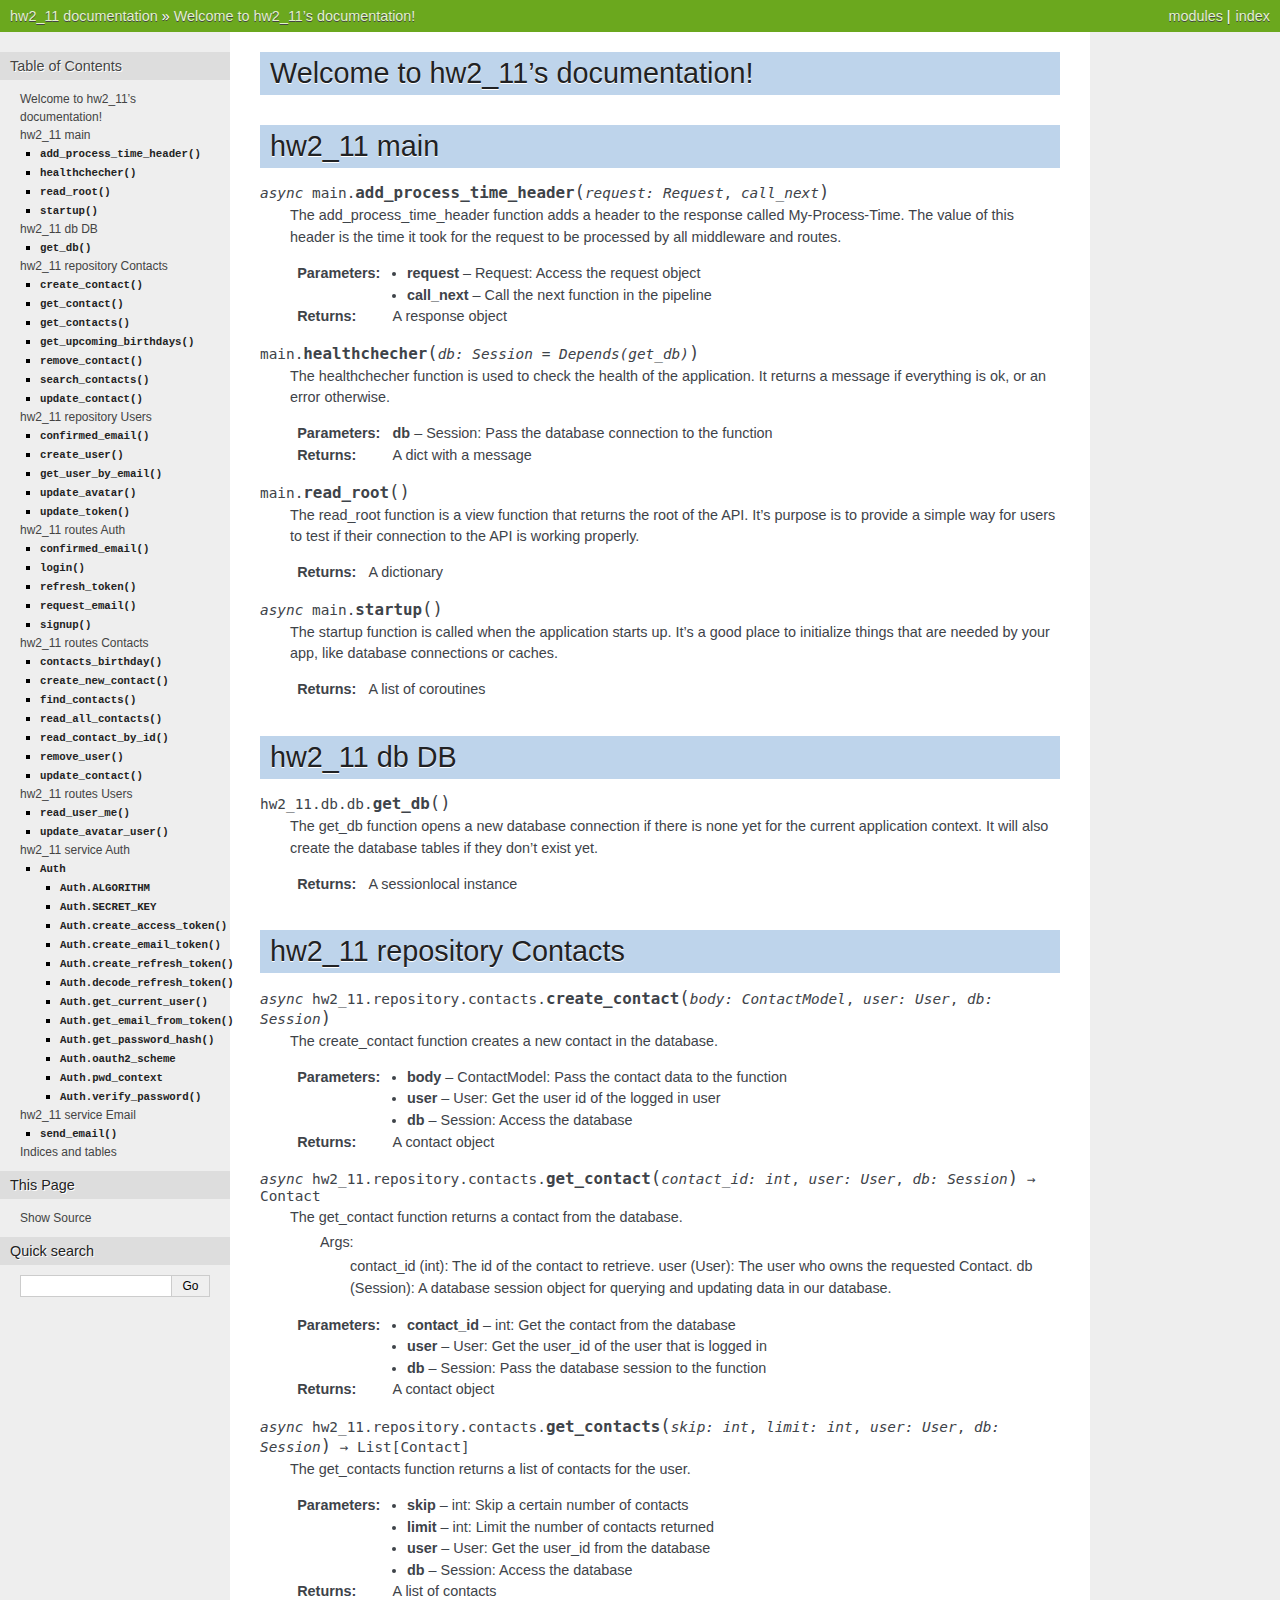
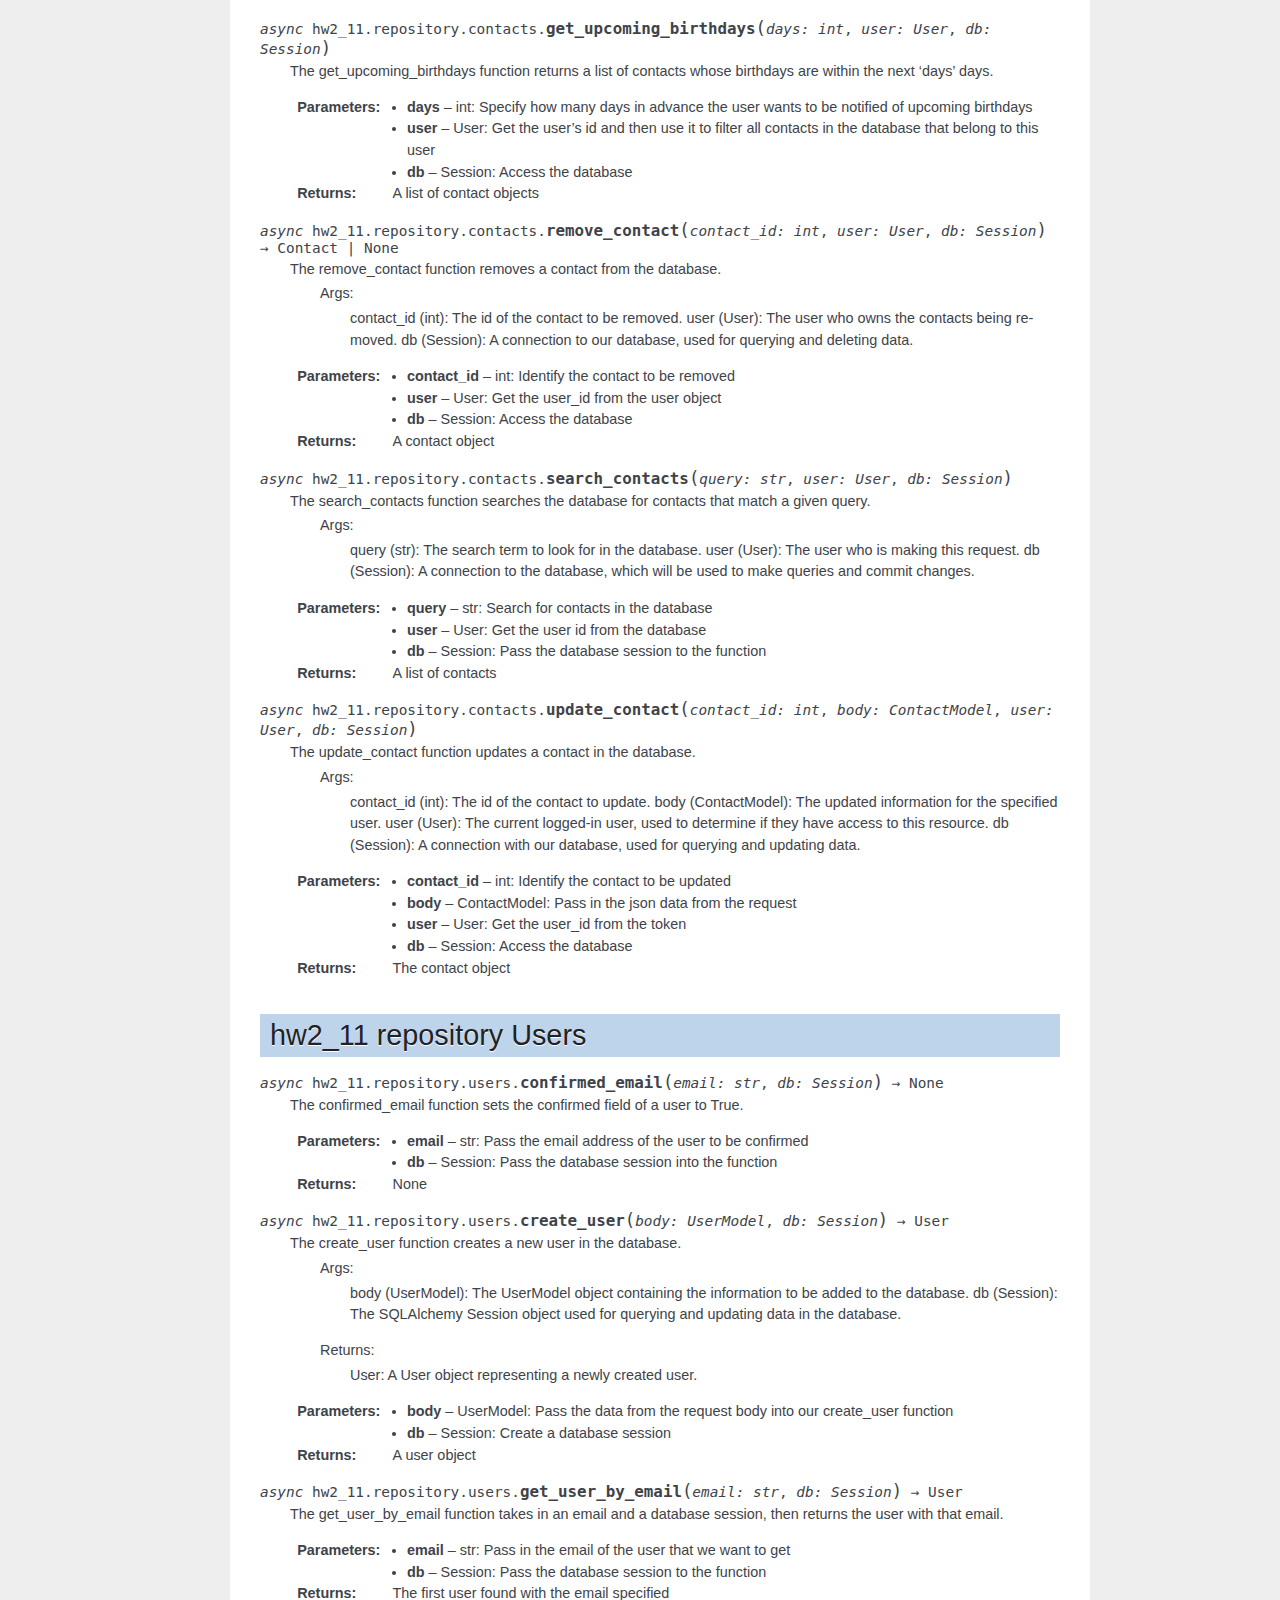
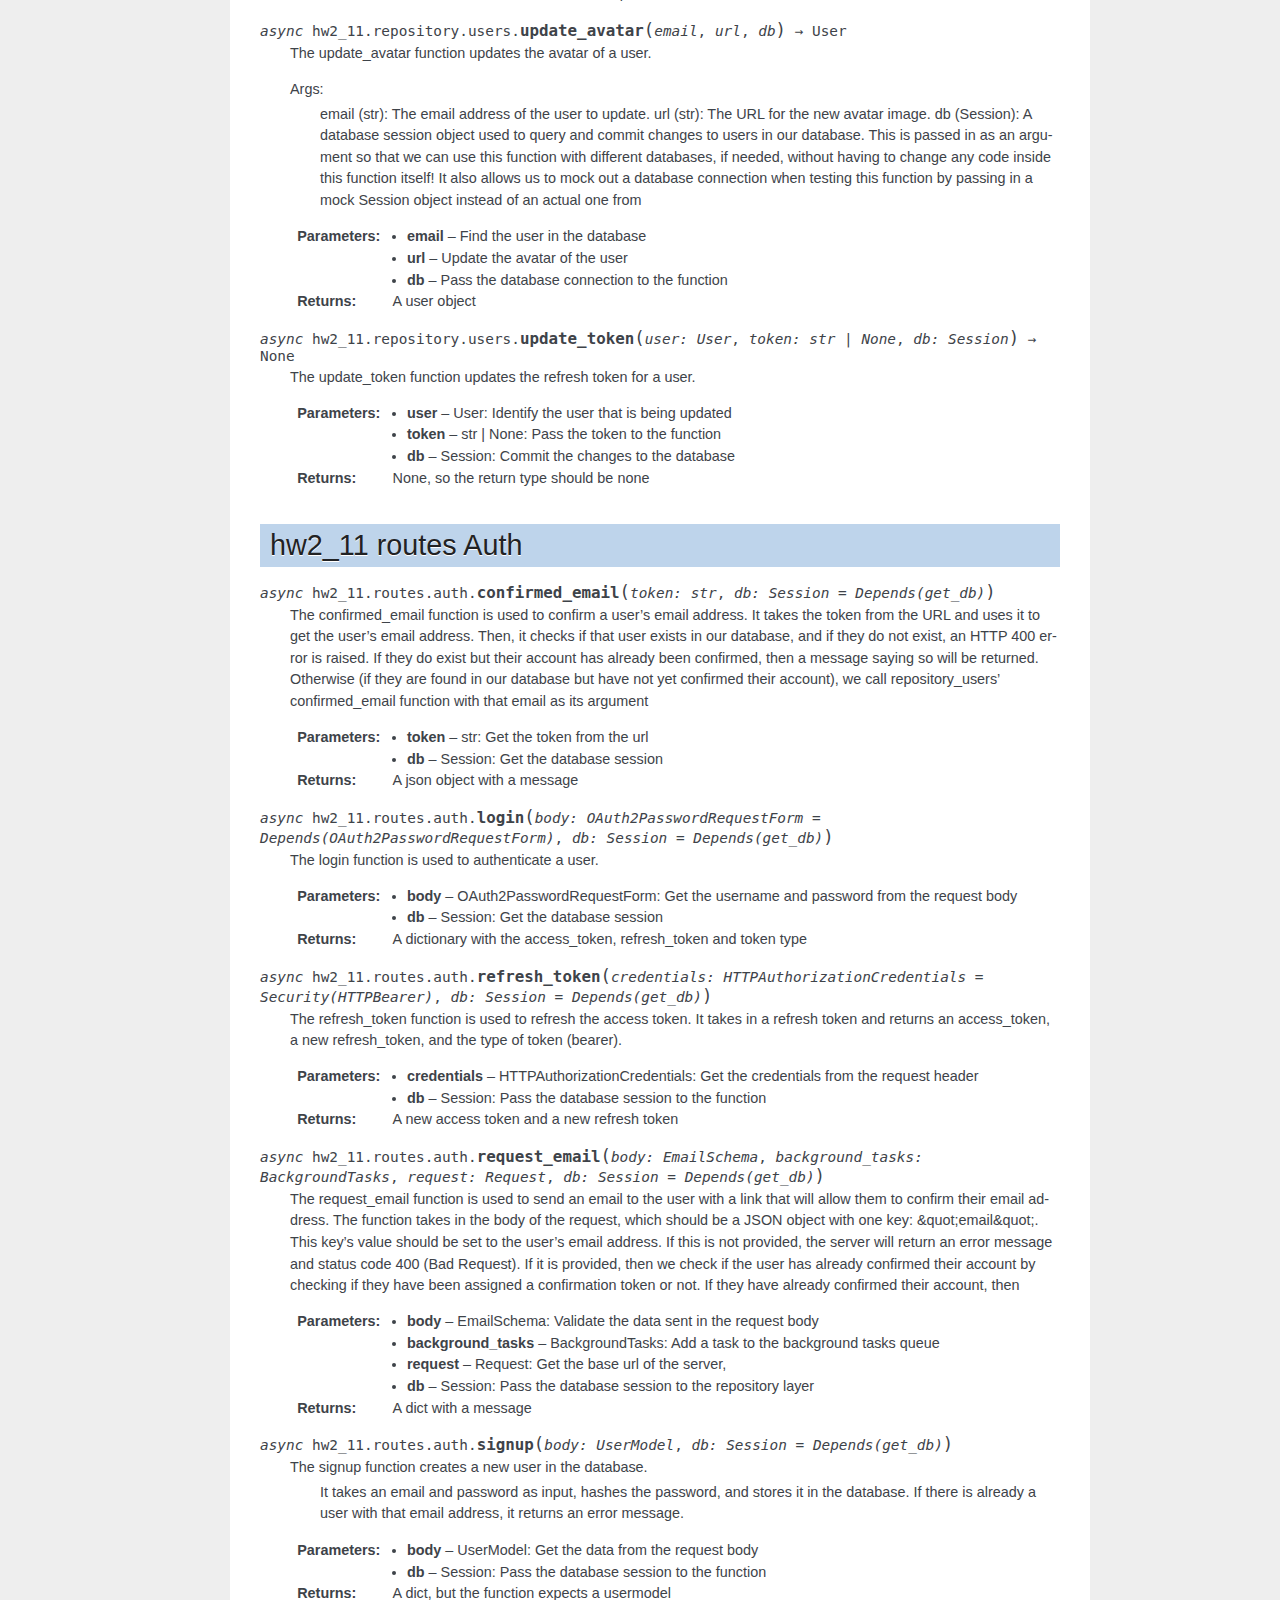
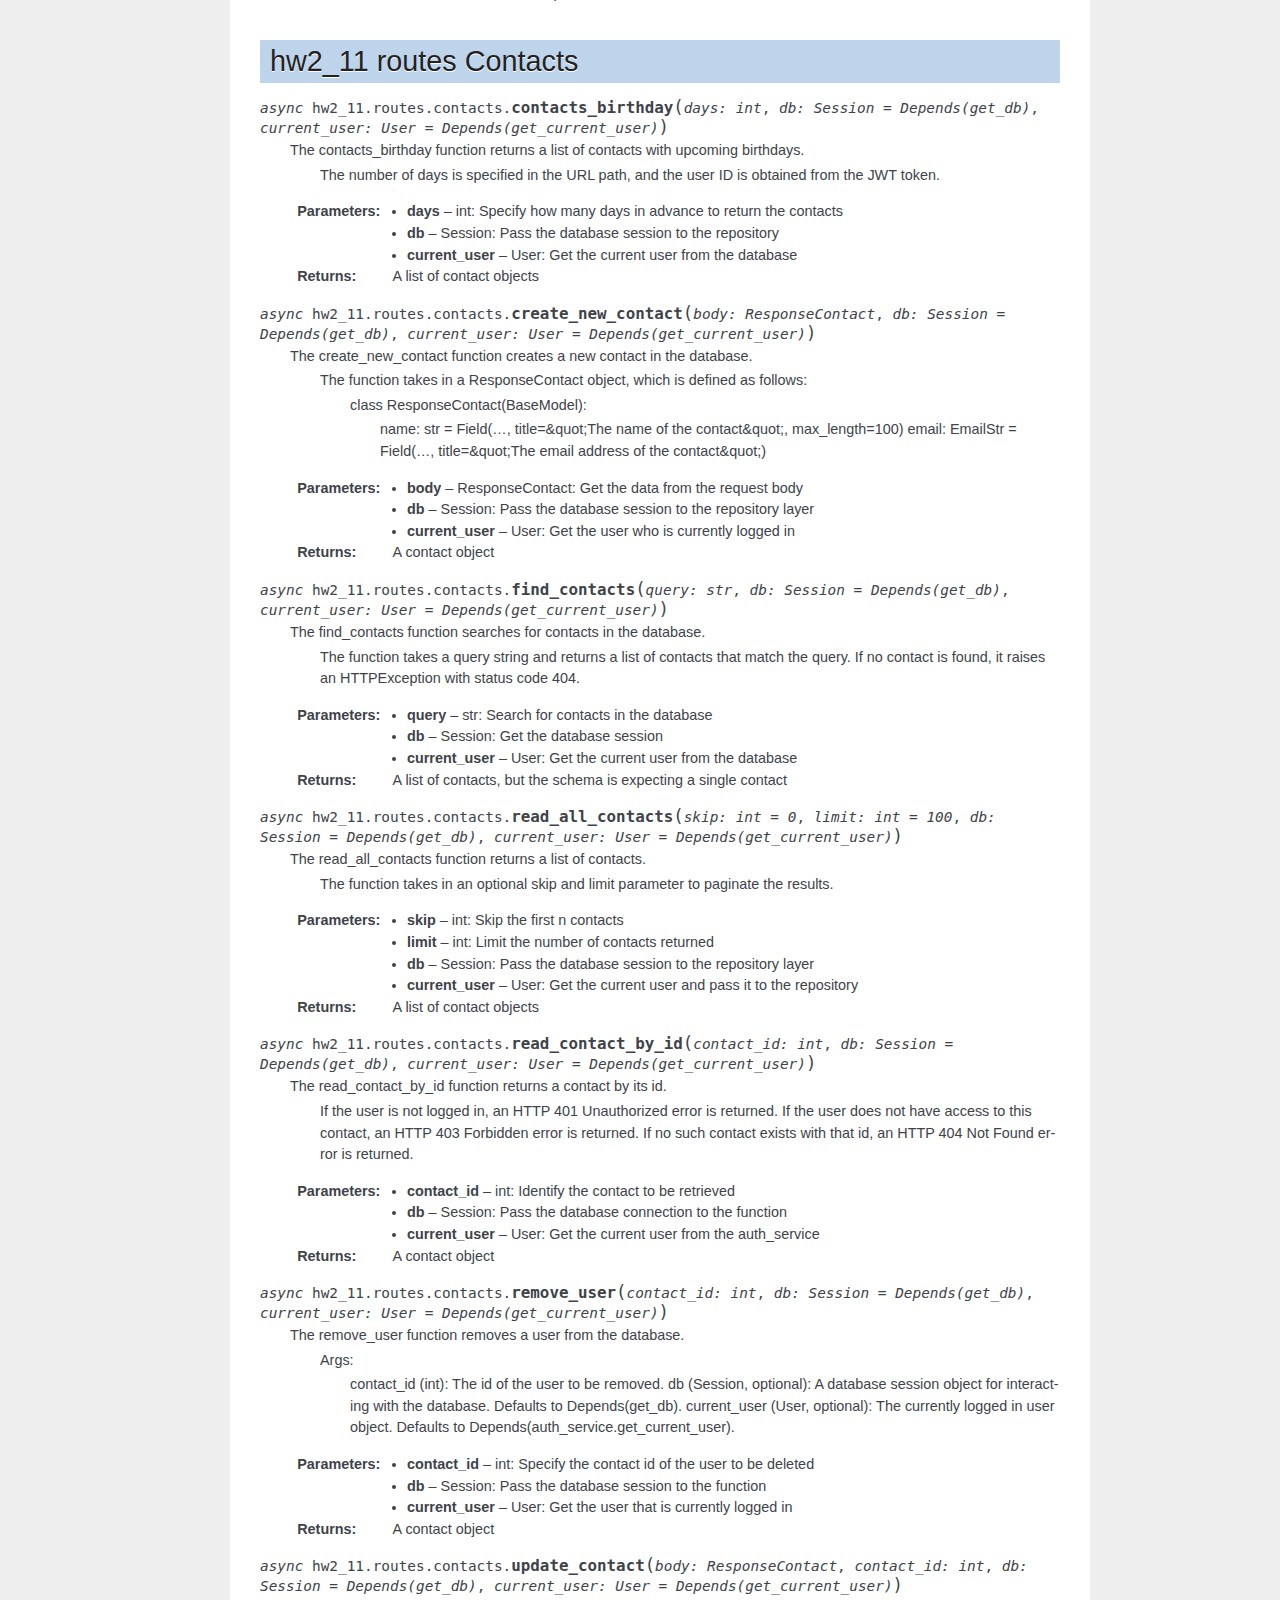
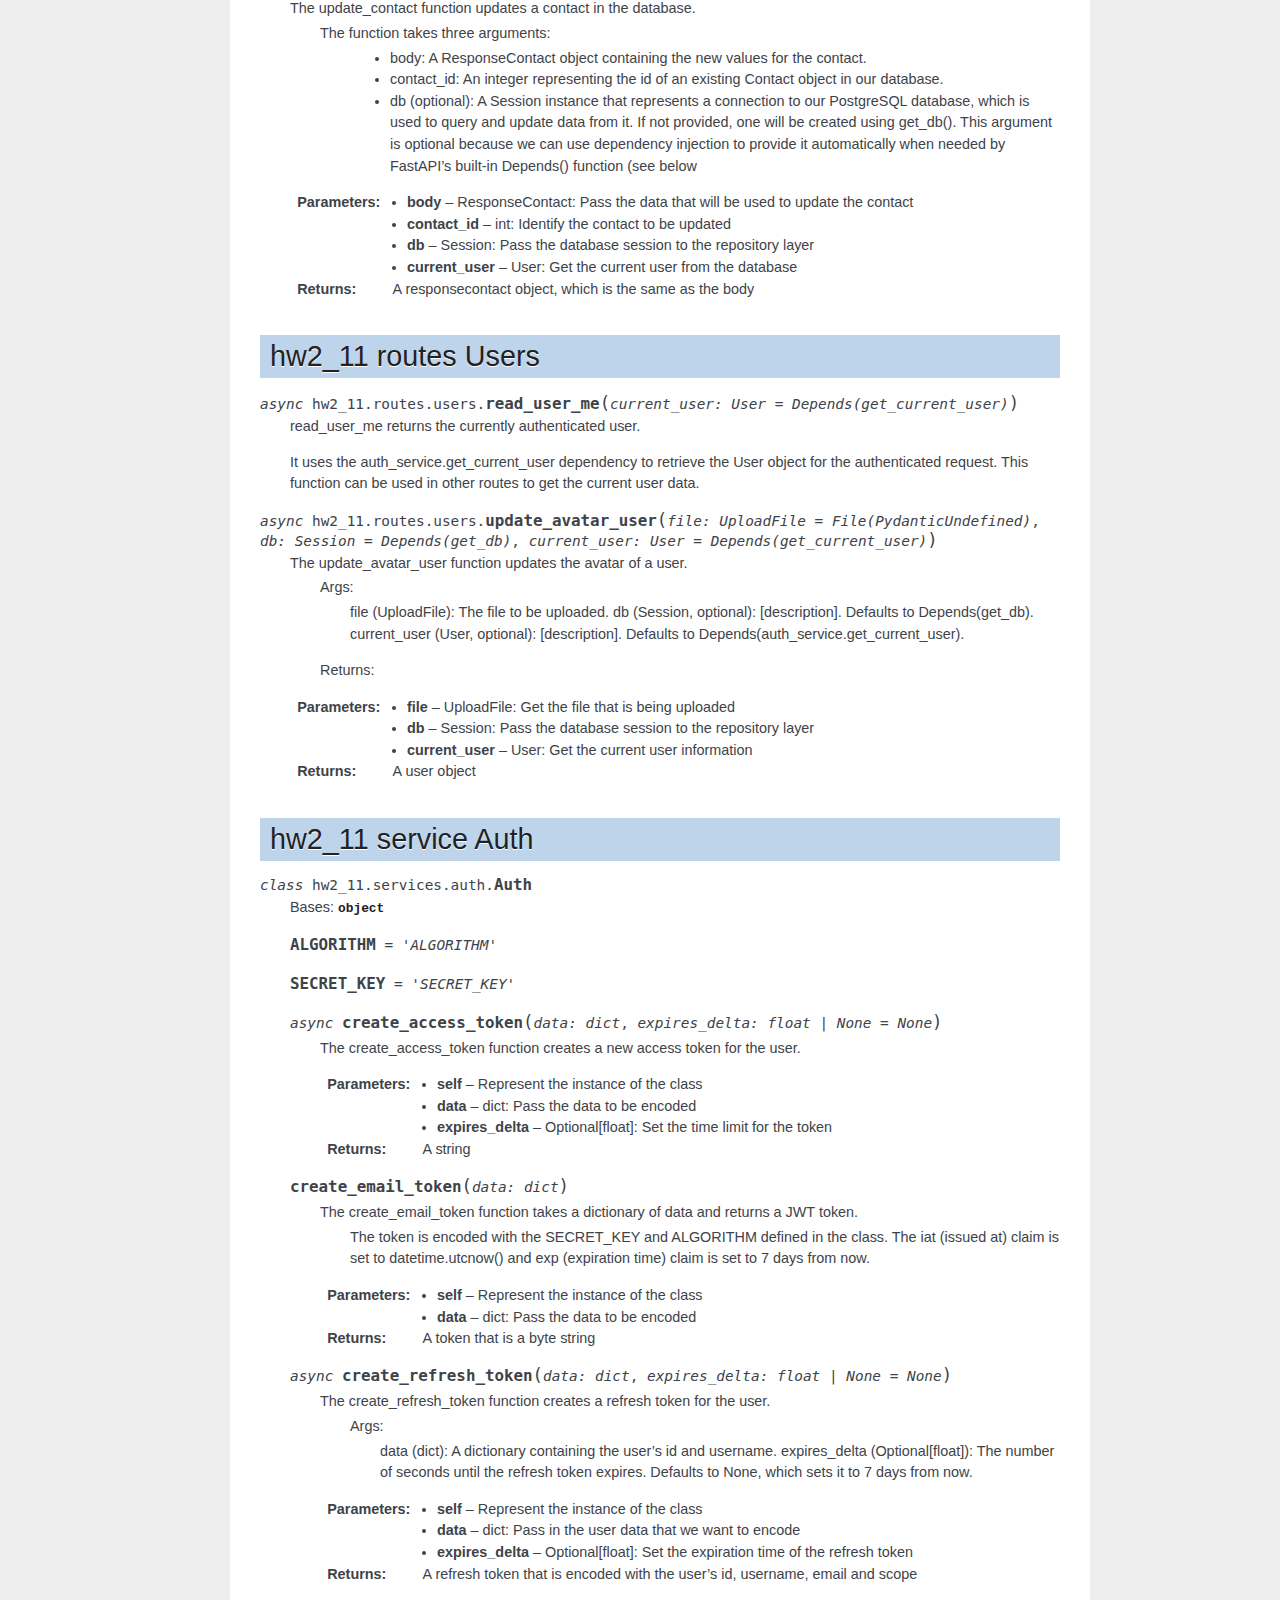
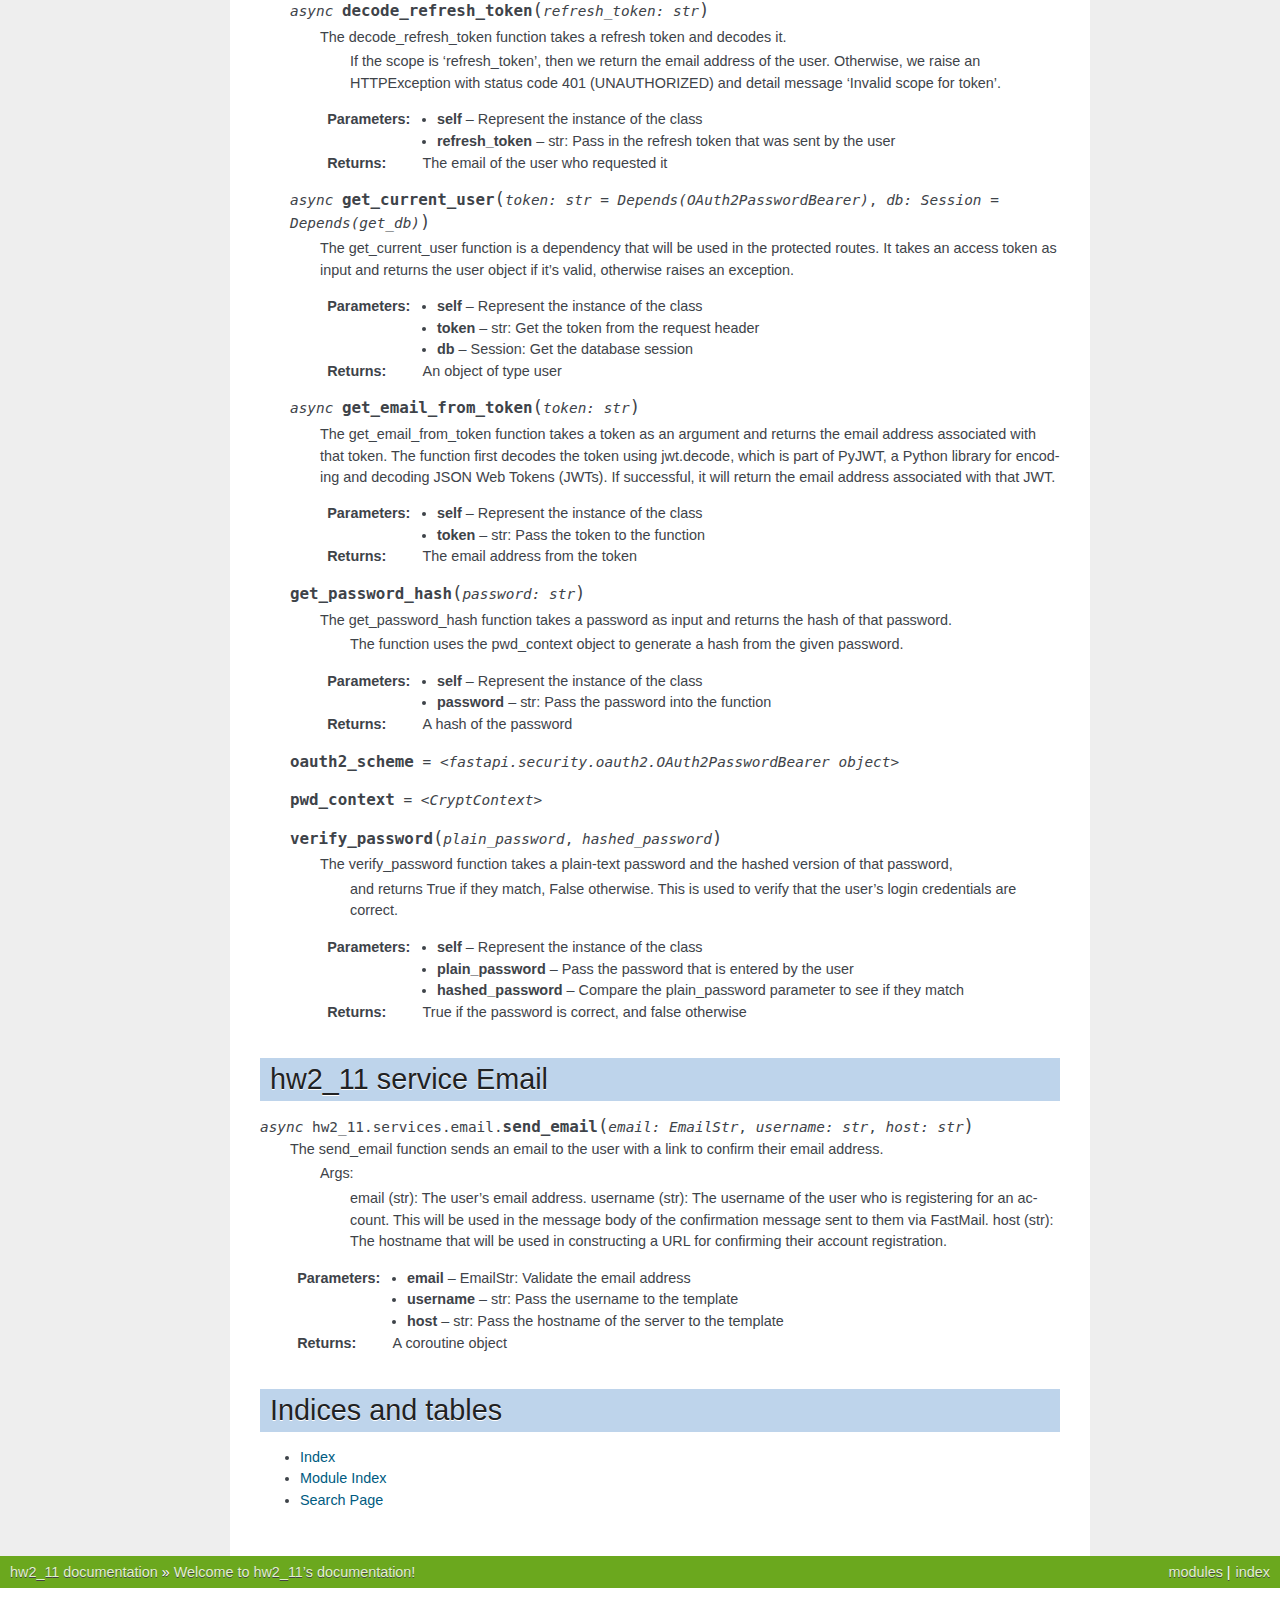
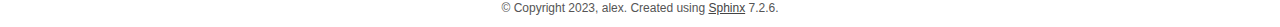
<file: hw2_11/docs/_build/html/index.html>
<!DOCTYPE html>

<html lang="en" data-content_root="./">
  <head>
    <meta charset="utf-8" />
    <meta name="viewport" content="width=device-width, initial-scale=1.0" /><meta name="viewport" content="width=device-width, initial-scale=1" />

    <title>Welcome to hw2_11’s documentation! &#8212; hw2_11  documentation</title>
    <link rel="stylesheet" type="text/css" href="_static/pygments.css?v=362ab14a" />
    <link rel="stylesheet" type="text/css" href="_static/nature.css?v=601dbdee" />
    <script src="_static/documentation_options.js?v=5929fcd5"></script>
    <script src="_static/doctools.js?v=888ff710"></script>
    <script src="_static/sphinx_highlight.js?v=dc90522c"></script>
    <link rel="index" title="Index" href="genindex.html" />
    <link rel="search" title="Search" href="search.html" /> 
  </head><body>
    <div class="related" role="navigation" aria-label="related navigation">
      <h3>Navigation</h3>
      <ul>
        <li class="right" style="margin-right: 10px">
          <a href="genindex.html" title="General Index"
             accesskey="I">index</a></li>
        <li class="right" >
          <a href="py-modindex.html" title="Python Module Index"
             >modules</a> |</li>
        <li class="nav-item nav-item-0"><a href="#">hw2_11  documentation</a> &#187;</li>
        <li class="nav-item nav-item-this"><a href="">Welcome to hw2_11’s documentation!</a></li> 
      </ul>
    </div>  

    <div class="document">
      <div class="documentwrapper">
        <div class="bodywrapper">
          <div class="body" role="main">
            
  <section id="welcome-to-hw2-11-s-documentation">
<h1>Welcome to hw2_11’s documentation!<a class="headerlink" href="#welcome-to-hw2-11-s-documentation" title="Link to this heading">¶</a></h1>
<div class="toctree-wrapper compound">
</div>
</section>
<section id="module-main">
<span id="hw2-11-main"></span><h1>hw2_11 main<a class="headerlink" href="#module-main" title="Link to this heading">¶</a></h1>
<dl class="py function">
<dt class="sig sig-object py" id="main.add_process_time_header">
<em class="property"><span class="k"><span class="pre">async</span></span><span class="w"> </span></em><span class="sig-prename descclassname"><span class="pre">main.</span></span><span class="sig-name descname"><span class="pre">add_process_time_header</span></span><span class="sig-paren">(</span><em class="sig-param"><span class="n"><span class="pre">request</span></span><span class="p"><span class="pre">:</span></span><span class="w"> </span><span class="n"><span class="pre">Request</span></span></em>, <em class="sig-param"><span class="n"><span class="pre">call_next</span></span></em><span class="sig-paren">)</span><a class="headerlink" href="#main.add_process_time_header" title="Link to this definition">¶</a></dt>
<dd><p>The add_process_time_header function adds a header to the response called My-Process-Time.
The value of this header is the time it took for the request to be processed by all middleware and routes.</p>
<dl class="field-list simple">
<dt class="field-odd">Parameters<span class="colon">:</span></dt>
<dd class="field-odd"><ul class="simple">
<li><p><strong>request</strong> – Request: Access the request object</p></li>
<li><p><strong>call_next</strong> – Call the next function in the pipeline</p></li>
</ul>
</dd>
<dt class="field-even">Returns<span class="colon">:</span></dt>
<dd class="field-even"><p>A response object</p>
</dd>
</dl>
</dd></dl>

<dl class="py function">
<dt class="sig sig-object py" id="main.healthchecher">
<span class="sig-prename descclassname"><span class="pre">main.</span></span><span class="sig-name descname"><span class="pre">healthchecher</span></span><span class="sig-paren">(</span><em class="sig-param"><span class="n"><span class="pre">db</span></span><span class="p"><span class="pre">:</span></span><span class="w"> </span><span class="n"><span class="pre">Session</span></span><span class="w"> </span><span class="o"><span class="pre">=</span></span><span class="w"> </span><span class="default_value"><span class="pre">Depends(get_db)</span></span></em><span class="sig-paren">)</span><a class="headerlink" href="#main.healthchecher" title="Link to this definition">¶</a></dt>
<dd><p>The healthchecher function is used to check the health of the application.
It returns a message if everything is ok, or an error otherwise.</p>
<dl class="field-list simple">
<dt class="field-odd">Parameters<span class="colon">:</span></dt>
<dd class="field-odd"><p><strong>db</strong> – Session: Pass the database connection to the function</p>
</dd>
<dt class="field-even">Returns<span class="colon">:</span></dt>
<dd class="field-even"><p>A dict with a message</p>
</dd>
</dl>
</dd></dl>

<dl class="py function">
<dt class="sig sig-object py" id="main.read_root">
<span class="sig-prename descclassname"><span class="pre">main.</span></span><span class="sig-name descname"><span class="pre">read_root</span></span><span class="sig-paren">(</span><span class="sig-paren">)</span><a class="headerlink" href="#main.read_root" title="Link to this definition">¶</a></dt>
<dd><p>The read_root function is a view function that returns the root of the API.
It’s purpose is to provide a simple way for users to test if their connection
to the API is working properly.</p>
<dl class="field-list simple">
<dt class="field-odd">Returns<span class="colon">:</span></dt>
<dd class="field-odd"><p>A dictionary</p>
</dd>
</dl>
</dd></dl>

<dl class="py function">
<dt class="sig sig-object py" id="main.startup">
<em class="property"><span class="k"><span class="pre">async</span></span><span class="w"> </span></em><span class="sig-prename descclassname"><span class="pre">main.</span></span><span class="sig-name descname"><span class="pre">startup</span></span><span class="sig-paren">(</span><span class="sig-paren">)</span><a class="headerlink" href="#main.startup" title="Link to this definition">¶</a></dt>
<dd><p>The startup function is called when the application starts up.
It’s a good place to initialize things that are needed by your app, like database connections or caches.</p>
<dl class="field-list simple">
<dt class="field-odd">Returns<span class="colon">:</span></dt>
<dd class="field-odd"><p>A list of coroutines</p>
</dd>
</dl>
</dd></dl>

</section>
<section id="module-hw2_11.db.db">
<span id="hw2-11-db-db"></span><h1>hw2_11 db DB<a class="headerlink" href="#module-hw2_11.db.db" title="Link to this heading">¶</a></h1>
<dl class="py function">
<dt class="sig sig-object py" id="hw2_11.db.db.get_db">
<span class="sig-prename descclassname"><span class="pre">hw2_11.db.db.</span></span><span class="sig-name descname"><span class="pre">get_db</span></span><span class="sig-paren">(</span><span class="sig-paren">)</span><a class="headerlink" href="#hw2_11.db.db.get_db" title="Link to this definition">¶</a></dt>
<dd><p>The get_db function opens a new database connection if there is none yet for the current application context.
It will also create the database tables if they don’t exist yet.</p>
<dl class="field-list simple">
<dt class="field-odd">Returns<span class="colon">:</span></dt>
<dd class="field-odd"><p>A sessionlocal instance</p>
</dd>
</dl>
</dd></dl>

</section>
<section id="module-hw2_11.repository.contacts">
<span id="hw2-11-repository-contacts"></span><h1>hw2_11 repository Contacts<a class="headerlink" href="#module-hw2_11.repository.contacts" title="Link to this heading">¶</a></h1>
<dl class="py function">
<dt class="sig sig-object py" id="hw2_11.repository.contacts.create_contact">
<em class="property"><span class="k"><span class="pre">async</span></span><span class="w"> </span></em><span class="sig-prename descclassname"><span class="pre">hw2_11.repository.contacts.</span></span><span class="sig-name descname"><span class="pre">create_contact</span></span><span class="sig-paren">(</span><em class="sig-param"><span class="n"><span class="pre">body</span></span><span class="p"><span class="pre">:</span></span><span class="w"> </span><span class="n"><span class="pre">ContactModel</span></span></em>, <em class="sig-param"><span class="n"><span class="pre">user</span></span><span class="p"><span class="pre">:</span></span><span class="w"> </span><span class="n"><span class="pre">User</span></span></em>, <em class="sig-param"><span class="n"><span class="pre">db</span></span><span class="p"><span class="pre">:</span></span><span class="w"> </span><span class="n"><span class="pre">Session</span></span></em><span class="sig-paren">)</span><a class="headerlink" href="#hw2_11.repository.contacts.create_contact" title="Link to this definition">¶</a></dt>
<dd><p>The create_contact function creates a new contact in the database.</p>
<dl class="field-list simple">
<dt class="field-odd">Parameters<span class="colon">:</span></dt>
<dd class="field-odd"><ul class="simple">
<li><p><strong>body</strong> – ContactModel: Pass the contact data to the function</p></li>
<li><p><strong>user</strong> – User: Get the user id of the logged in user</p></li>
<li><p><strong>db</strong> – Session: Access the database</p></li>
</ul>
</dd>
<dt class="field-even">Returns<span class="colon">:</span></dt>
<dd class="field-even"><p>A contact object</p>
</dd>
</dl>
</dd></dl>

<dl class="py function">
<dt class="sig sig-object py" id="hw2_11.repository.contacts.get_contact">
<em class="property"><span class="k"><span class="pre">async</span></span><span class="w"> </span></em><span class="sig-prename descclassname"><span class="pre">hw2_11.repository.contacts.</span></span><span class="sig-name descname"><span class="pre">get_contact</span></span><span class="sig-paren">(</span><em class="sig-param"><span class="n"><span class="pre">contact_id</span></span><span class="p"><span class="pre">:</span></span><span class="w"> </span><span class="n"><span class="pre">int</span></span></em>, <em class="sig-param"><span class="n"><span class="pre">user</span></span><span class="p"><span class="pre">:</span></span><span class="w"> </span><span class="n"><span class="pre">User</span></span></em>, <em class="sig-param"><span class="n"><span class="pre">db</span></span><span class="p"><span class="pre">:</span></span><span class="w"> </span><span class="n"><span class="pre">Session</span></span></em><span class="sig-paren">)</span> <span class="sig-return"><span class="sig-return-icon">&#x2192;</span> <span class="sig-return-typehint"><span class="pre">Contact</span></span></span><a class="headerlink" href="#hw2_11.repository.contacts.get_contact" title="Link to this definition">¶</a></dt>
<dd><dl class="simple">
<dt>The get_contact function returns a contact from the database.</dt><dd><dl class="simple">
<dt>Args:</dt><dd><p>contact_id (int): The id of the contact to retrieve.
user (User): The user who owns the requested Contact.
db (Session): A database session object for querying and updating data in our database.</p>
</dd>
</dl>
</dd>
</dl>
<dl class="field-list simple">
<dt class="field-odd">Parameters<span class="colon">:</span></dt>
<dd class="field-odd"><ul class="simple">
<li><p><strong>contact_id</strong> – int: Get the contact from the database</p></li>
<li><p><strong>user</strong> – User: Get the user_id of the user that is logged in</p></li>
<li><p><strong>db</strong> – Session: Pass the database session to the function</p></li>
</ul>
</dd>
<dt class="field-even">Returns<span class="colon">:</span></dt>
<dd class="field-even"><p>A contact object</p>
</dd>
</dl>
</dd></dl>

<dl class="py function">
<dt class="sig sig-object py" id="hw2_11.repository.contacts.get_contacts">
<em class="property"><span class="k"><span class="pre">async</span></span><span class="w"> </span></em><span class="sig-prename descclassname"><span class="pre">hw2_11.repository.contacts.</span></span><span class="sig-name descname"><span class="pre">get_contacts</span></span><span class="sig-paren">(</span><em class="sig-param"><span class="n"><span class="pre">skip</span></span><span class="p"><span class="pre">:</span></span><span class="w"> </span><span class="n"><span class="pre">int</span></span></em>, <em class="sig-param"><span class="n"><span class="pre">limit</span></span><span class="p"><span class="pre">:</span></span><span class="w"> </span><span class="n"><span class="pre">int</span></span></em>, <em class="sig-param"><span class="n"><span class="pre">user</span></span><span class="p"><span class="pre">:</span></span><span class="w"> </span><span class="n"><span class="pre">User</span></span></em>, <em class="sig-param"><span class="n"><span class="pre">db</span></span><span class="p"><span class="pre">:</span></span><span class="w"> </span><span class="n"><span class="pre">Session</span></span></em><span class="sig-paren">)</span> <span class="sig-return"><span class="sig-return-icon">&#x2192;</span> <span class="sig-return-typehint"><span class="pre">List</span><span class="p"><span class="pre">[</span></span><span class="pre">Contact</span><span class="p"><span class="pre">]</span></span></span></span><a class="headerlink" href="#hw2_11.repository.contacts.get_contacts" title="Link to this definition">¶</a></dt>
<dd><p>The get_contacts function returns a list of contacts for the user.</p>
<dl class="field-list simple">
<dt class="field-odd">Parameters<span class="colon">:</span></dt>
<dd class="field-odd"><ul class="simple">
<li><p><strong>skip</strong> – int: Skip a certain number of contacts</p></li>
<li><p><strong>limit</strong> – int: Limit the number of contacts returned</p></li>
<li><p><strong>user</strong> – User: Get the user_id from the database</p></li>
<li><p><strong>db</strong> – Session: Access the database</p></li>
</ul>
</dd>
<dt class="field-even">Returns<span class="colon">:</span></dt>
<dd class="field-even"><p>A list of contacts</p>
</dd>
</dl>
</dd></dl>

<dl class="py function">
<dt class="sig sig-object py" id="hw2_11.repository.contacts.get_upcoming_birthdays">
<em class="property"><span class="k"><span class="pre">async</span></span><span class="w"> </span></em><span class="sig-prename descclassname"><span class="pre">hw2_11.repository.contacts.</span></span><span class="sig-name descname"><span class="pre">get_upcoming_birthdays</span></span><span class="sig-paren">(</span><em class="sig-param"><span class="n"><span class="pre">days</span></span><span class="p"><span class="pre">:</span></span><span class="w"> </span><span class="n"><span class="pre">int</span></span></em>, <em class="sig-param"><span class="n"><span class="pre">user</span></span><span class="p"><span class="pre">:</span></span><span class="w"> </span><span class="n"><span class="pre">User</span></span></em>, <em class="sig-param"><span class="n"><span class="pre">db</span></span><span class="p"><span class="pre">:</span></span><span class="w"> </span><span class="n"><span class="pre">Session</span></span></em><span class="sig-paren">)</span><a class="headerlink" href="#hw2_11.repository.contacts.get_upcoming_birthdays" title="Link to this definition">¶</a></dt>
<dd><p>The get_upcoming_birthdays function returns a list of contacts whose birthdays are within the next ‘days’ days.</p>
<dl class="field-list simple">
<dt class="field-odd">Parameters<span class="colon">:</span></dt>
<dd class="field-odd"><ul class="simple">
<li><p><strong>days</strong> – int: Specify how many days in advance the user wants to be notified of upcoming birthdays</p></li>
<li><p><strong>user</strong> – User: Get the user’s id and then use it to filter all contacts in the database that belong to this user</p></li>
<li><p><strong>db</strong> – Session: Access the database</p></li>
</ul>
</dd>
<dt class="field-even">Returns<span class="colon">:</span></dt>
<dd class="field-even"><p>A list of contact objects</p>
</dd>
</dl>
</dd></dl>

<dl class="py function">
<dt class="sig sig-object py" id="hw2_11.repository.contacts.remove_contact">
<em class="property"><span class="k"><span class="pre">async</span></span><span class="w"> </span></em><span class="sig-prename descclassname"><span class="pre">hw2_11.repository.contacts.</span></span><span class="sig-name descname"><span class="pre">remove_contact</span></span><span class="sig-paren">(</span><em class="sig-param"><span class="n"><span class="pre">contact_id</span></span><span class="p"><span class="pre">:</span></span><span class="w"> </span><span class="n"><span class="pre">int</span></span></em>, <em class="sig-param"><span class="n"><span class="pre">user</span></span><span class="p"><span class="pre">:</span></span><span class="w"> </span><span class="n"><span class="pre">User</span></span></em>, <em class="sig-param"><span class="n"><span class="pre">db</span></span><span class="p"><span class="pre">:</span></span><span class="w"> </span><span class="n"><span class="pre">Session</span></span></em><span class="sig-paren">)</span> <span class="sig-return"><span class="sig-return-icon">&#x2192;</span> <span class="sig-return-typehint"><span class="pre">Contact</span><span class="w"> </span><span class="p"><span class="pre">|</span></span><span class="w"> </span><span class="pre">None</span></span></span><a class="headerlink" href="#hw2_11.repository.contacts.remove_contact" title="Link to this definition">¶</a></dt>
<dd><dl class="simple">
<dt>The remove_contact function removes a contact from the database.</dt><dd><dl class="simple">
<dt>Args:</dt><dd><p>contact_id (int): The id of the contact to be removed.
user (User): The user who owns the contacts being removed.
db (Session): A connection to our database, used for querying and deleting data.</p>
</dd>
</dl>
</dd>
</dl>
<dl class="field-list simple">
<dt class="field-odd">Parameters<span class="colon">:</span></dt>
<dd class="field-odd"><ul class="simple">
<li><p><strong>contact_id</strong> – int: Identify the contact to be removed</p></li>
<li><p><strong>user</strong> – User: Get the user_id from the user object</p></li>
<li><p><strong>db</strong> – Session: Access the database</p></li>
</ul>
</dd>
<dt class="field-even">Returns<span class="colon">:</span></dt>
<dd class="field-even"><p>A contact object</p>
</dd>
</dl>
</dd></dl>

<dl class="py function">
<dt class="sig sig-object py" id="hw2_11.repository.contacts.search_contacts">
<em class="property"><span class="k"><span class="pre">async</span></span><span class="w"> </span></em><span class="sig-prename descclassname"><span class="pre">hw2_11.repository.contacts.</span></span><span class="sig-name descname"><span class="pre">search_contacts</span></span><span class="sig-paren">(</span><em class="sig-param"><span class="n"><span class="pre">query</span></span><span class="p"><span class="pre">:</span></span><span class="w"> </span><span class="n"><span class="pre">str</span></span></em>, <em class="sig-param"><span class="n"><span class="pre">user</span></span><span class="p"><span class="pre">:</span></span><span class="w"> </span><span class="n"><span class="pre">User</span></span></em>, <em class="sig-param"><span class="n"><span class="pre">db</span></span><span class="p"><span class="pre">:</span></span><span class="w"> </span><span class="n"><span class="pre">Session</span></span></em><span class="sig-paren">)</span><a class="headerlink" href="#hw2_11.repository.contacts.search_contacts" title="Link to this definition">¶</a></dt>
<dd><dl class="simple">
<dt>The search_contacts function searches the database for contacts that match a given query.</dt><dd><dl class="simple">
<dt>Args:</dt><dd><p>query (str): The search term to look for in the database.
user (User): The user who is making this request.
db (Session): A connection to the database, which will be used to make queries and commit changes.</p>
</dd>
</dl>
</dd>
</dl>
<dl class="field-list simple">
<dt class="field-odd">Parameters<span class="colon">:</span></dt>
<dd class="field-odd"><ul class="simple">
<li><p><strong>query</strong> – str: Search for contacts in the database</p></li>
<li><p><strong>user</strong> – User: Get the user id from the database</p></li>
<li><p><strong>db</strong> – Session: Pass the database session to the function</p></li>
</ul>
</dd>
<dt class="field-even">Returns<span class="colon">:</span></dt>
<dd class="field-even"><p>A list of contacts</p>
</dd>
</dl>
</dd></dl>

<dl class="py function">
<dt class="sig sig-object py" id="hw2_11.repository.contacts.update_contact">
<em class="property"><span class="k"><span class="pre">async</span></span><span class="w"> </span></em><span class="sig-prename descclassname"><span class="pre">hw2_11.repository.contacts.</span></span><span class="sig-name descname"><span class="pre">update_contact</span></span><span class="sig-paren">(</span><em class="sig-param"><span class="n"><span class="pre">contact_id</span></span><span class="p"><span class="pre">:</span></span><span class="w"> </span><span class="n"><span class="pre">int</span></span></em>, <em class="sig-param"><span class="n"><span class="pre">body</span></span><span class="p"><span class="pre">:</span></span><span class="w"> </span><span class="n"><span class="pre">ContactModel</span></span></em>, <em class="sig-param"><span class="n"><span class="pre">user</span></span><span class="p"><span class="pre">:</span></span><span class="w"> </span><span class="n"><span class="pre">User</span></span></em>, <em class="sig-param"><span class="n"><span class="pre">db</span></span><span class="p"><span class="pre">:</span></span><span class="w"> </span><span class="n"><span class="pre">Session</span></span></em><span class="sig-paren">)</span><a class="headerlink" href="#hw2_11.repository.contacts.update_contact" title="Link to this definition">¶</a></dt>
<dd><dl class="simple">
<dt>The update_contact function updates a contact in the database.</dt><dd><dl class="simple">
<dt>Args:</dt><dd><p>contact_id (int): The id of the contact to update.
body (ContactModel): The updated information for the specified user.
user (User): The current logged-in user, used to determine if they have access to this resource.
db (Session): A connection with our database, used for querying and updating data.</p>
</dd>
</dl>
</dd>
</dl>
<dl class="field-list simple">
<dt class="field-odd">Parameters<span class="colon">:</span></dt>
<dd class="field-odd"><ul class="simple">
<li><p><strong>contact_id</strong> – int: Identify the contact to be updated</p></li>
<li><p><strong>body</strong> – ContactModel: Pass in the json data from the request</p></li>
<li><p><strong>user</strong> – User: Get the user_id from the token</p></li>
<li><p><strong>db</strong> – Session: Access the database</p></li>
</ul>
</dd>
<dt class="field-even">Returns<span class="colon">:</span></dt>
<dd class="field-even"><p>The contact object</p>
</dd>
</dl>
</dd></dl>

</section>
<section id="module-hw2_11.repository.users">
<span id="hw2-11-repository-users"></span><h1>hw2_11 repository Users<a class="headerlink" href="#module-hw2_11.repository.users" title="Link to this heading">¶</a></h1>
<dl class="py function">
<dt class="sig sig-object py" id="hw2_11.repository.users.confirmed_email">
<em class="property"><span class="k"><span class="pre">async</span></span><span class="w"> </span></em><span class="sig-prename descclassname"><span class="pre">hw2_11.repository.users.</span></span><span class="sig-name descname"><span class="pre">confirmed_email</span></span><span class="sig-paren">(</span><em class="sig-param"><span class="n"><span class="pre">email</span></span><span class="p"><span class="pre">:</span></span><span class="w"> </span><span class="n"><span class="pre">str</span></span></em>, <em class="sig-param"><span class="n"><span class="pre">db</span></span><span class="p"><span class="pre">:</span></span><span class="w"> </span><span class="n"><span class="pre">Session</span></span></em><span class="sig-paren">)</span> <span class="sig-return"><span class="sig-return-icon">&#x2192;</span> <span class="sig-return-typehint"><span class="pre">None</span></span></span><a class="headerlink" href="#hw2_11.repository.users.confirmed_email" title="Link to this definition">¶</a></dt>
<dd><p>The confirmed_email function sets the confirmed field of a user to True.</p>
<dl class="field-list simple">
<dt class="field-odd">Parameters<span class="colon">:</span></dt>
<dd class="field-odd"><ul class="simple">
<li><p><strong>email</strong> – str: Pass the email address of the user to be confirmed</p></li>
<li><p><strong>db</strong> – Session: Pass the database session into the function</p></li>
</ul>
</dd>
<dt class="field-even">Returns<span class="colon">:</span></dt>
<dd class="field-even"><p>None</p>
</dd>
</dl>
</dd></dl>

<dl class="py function">
<dt class="sig sig-object py" id="hw2_11.repository.users.create_user">
<em class="property"><span class="k"><span class="pre">async</span></span><span class="w"> </span></em><span class="sig-prename descclassname"><span class="pre">hw2_11.repository.users.</span></span><span class="sig-name descname"><span class="pre">create_user</span></span><span class="sig-paren">(</span><em class="sig-param"><span class="n"><span class="pre">body</span></span><span class="p"><span class="pre">:</span></span><span class="w"> </span><span class="n"><span class="pre">UserModel</span></span></em>, <em class="sig-param"><span class="n"><span class="pre">db</span></span><span class="p"><span class="pre">:</span></span><span class="w"> </span><span class="n"><span class="pre">Session</span></span></em><span class="sig-paren">)</span> <span class="sig-return"><span class="sig-return-icon">&#x2192;</span> <span class="sig-return-typehint"><span class="pre">User</span></span></span><a class="headerlink" href="#hw2_11.repository.users.create_user" title="Link to this definition">¶</a></dt>
<dd><dl class="simple">
<dt>The create_user function creates a new user in the database.</dt><dd><dl class="simple">
<dt>Args:</dt><dd><p>body (UserModel): The UserModel object containing the information to be added to the database.
db (Session): The SQLAlchemy Session object used for querying and updating data in the database.</p>
</dd>
<dt>Returns:</dt><dd><p>User: A User object representing a newly created user.</p>
</dd>
</dl>
</dd>
</dl>
<dl class="field-list simple">
<dt class="field-odd">Parameters<span class="colon">:</span></dt>
<dd class="field-odd"><ul class="simple">
<li><p><strong>body</strong> – UserModel: Pass the data from the request body into our create_user function</p></li>
<li><p><strong>db</strong> – Session: Create a database session</p></li>
</ul>
</dd>
<dt class="field-even">Returns<span class="colon">:</span></dt>
<dd class="field-even"><p>A user object</p>
</dd>
</dl>
</dd></dl>

<dl class="py function">
<dt class="sig sig-object py" id="hw2_11.repository.users.get_user_by_email">
<em class="property"><span class="k"><span class="pre">async</span></span><span class="w"> </span></em><span class="sig-prename descclassname"><span class="pre">hw2_11.repository.users.</span></span><span class="sig-name descname"><span class="pre">get_user_by_email</span></span><span class="sig-paren">(</span><em class="sig-param"><span class="n"><span class="pre">email</span></span><span class="p"><span class="pre">:</span></span><span class="w"> </span><span class="n"><span class="pre">str</span></span></em>, <em class="sig-param"><span class="n"><span class="pre">db</span></span><span class="p"><span class="pre">:</span></span><span class="w"> </span><span class="n"><span class="pre">Session</span></span></em><span class="sig-paren">)</span> <span class="sig-return"><span class="sig-return-icon">&#x2192;</span> <span class="sig-return-typehint"><span class="pre">User</span></span></span><a class="headerlink" href="#hw2_11.repository.users.get_user_by_email" title="Link to this definition">¶</a></dt>
<dd><p>The get_user_by_email function takes in an email and a database session,
then returns the user with that email.</p>
<dl class="field-list simple">
<dt class="field-odd">Parameters<span class="colon">:</span></dt>
<dd class="field-odd"><ul class="simple">
<li><p><strong>email</strong> – str: Pass in the email of the user that we want to get</p></li>
<li><p><strong>db</strong> – Session: Pass the database session to the function</p></li>
</ul>
</dd>
<dt class="field-even">Returns<span class="colon">:</span></dt>
<dd class="field-even"><p>The first user found with the email specified</p>
</dd>
</dl>
</dd></dl>

<dl class="py function">
<dt class="sig sig-object py" id="hw2_11.repository.users.update_avatar">
<em class="property"><span class="k"><span class="pre">async</span></span><span class="w"> </span></em><span class="sig-prename descclassname"><span class="pre">hw2_11.repository.users.</span></span><span class="sig-name descname"><span class="pre">update_avatar</span></span><span class="sig-paren">(</span><em class="sig-param"><span class="n"><span class="pre">email</span></span></em>, <em class="sig-param"><span class="n"><span class="pre">url</span></span></em>, <em class="sig-param"><span class="n"><span class="pre">db</span></span></em><span class="sig-paren">)</span> <span class="sig-return"><span class="sig-return-icon">&#x2192;</span> <span class="sig-return-typehint"><span class="pre">User</span></span></span><a class="headerlink" href="#hw2_11.repository.users.update_avatar" title="Link to this definition">¶</a></dt>
<dd><p>The update_avatar function updates the avatar of a user.</p>
<dl class="simple">
<dt>Args:</dt><dd><p>email (str): The email address of the user to update.
url (str): The URL for the new avatar image.
db (Session): A database session object used to query and commit changes to users in our database.  This is passed in as an argument so that we can use this function with different databases, if needed, without having to change any code inside this function itself!  It also allows us to mock out a database connection when testing this function by passing in a mock Session object instead of an actual one from</p>
</dd>
</dl>
<dl class="field-list simple">
<dt class="field-odd">Parameters<span class="colon">:</span></dt>
<dd class="field-odd"><ul class="simple">
<li><p><strong>email</strong> – Find the user in the database</p></li>
<li><p><strong>url</strong> – Update the avatar of the user</p></li>
<li><p><strong>db</strong> – Pass the database connection to the function</p></li>
</ul>
</dd>
<dt class="field-even">Returns<span class="colon">:</span></dt>
<dd class="field-even"><p>A user object</p>
</dd>
</dl>
</dd></dl>

<dl class="py function">
<dt class="sig sig-object py" id="hw2_11.repository.users.update_token">
<em class="property"><span class="k"><span class="pre">async</span></span><span class="w"> </span></em><span class="sig-prename descclassname"><span class="pre">hw2_11.repository.users.</span></span><span class="sig-name descname"><span class="pre">update_token</span></span><span class="sig-paren">(</span><em class="sig-param"><span class="n"><span class="pre">user</span></span><span class="p"><span class="pre">:</span></span><span class="w"> </span><span class="n"><span class="pre">User</span></span></em>, <em class="sig-param"><span class="n"><span class="pre">token</span></span><span class="p"><span class="pre">:</span></span><span class="w"> </span><span class="n"><span class="pre">str</span><span class="w"> </span><span class="p"><span class="pre">|</span></span><span class="w"> </span><span class="pre">None</span></span></em>, <em class="sig-param"><span class="n"><span class="pre">db</span></span><span class="p"><span class="pre">:</span></span><span class="w"> </span><span class="n"><span class="pre">Session</span></span></em><span class="sig-paren">)</span> <span class="sig-return"><span class="sig-return-icon">&#x2192;</span> <span class="sig-return-typehint"><span class="pre">None</span></span></span><a class="headerlink" href="#hw2_11.repository.users.update_token" title="Link to this definition">¶</a></dt>
<dd><p>The update_token function updates the refresh token for a user.</p>
<dl class="field-list simple">
<dt class="field-odd">Parameters<span class="colon">:</span></dt>
<dd class="field-odd"><ul class="simple">
<li><p><strong>user</strong> – User: Identify the user that is being updated</p></li>
<li><p><strong>token</strong> – str | None: Pass the token to the function</p></li>
<li><p><strong>db</strong> – Session: Commit the changes to the database</p></li>
</ul>
</dd>
<dt class="field-even">Returns<span class="colon">:</span></dt>
<dd class="field-even"><p>None, so the return type should be none</p>
</dd>
</dl>
</dd></dl>

</section>
<section id="module-hw2_11.routes.auth">
<span id="hw2-11-routes-auth"></span><h1>hw2_11 routes Auth<a class="headerlink" href="#module-hw2_11.routes.auth" title="Link to this heading">¶</a></h1>
<dl class="py function">
<dt class="sig sig-object py" id="hw2_11.routes.auth.confirmed_email">
<em class="property"><span class="k"><span class="pre">async</span></span><span class="w"> </span></em><span class="sig-prename descclassname"><span class="pre">hw2_11.routes.auth.</span></span><span class="sig-name descname"><span class="pre">confirmed_email</span></span><span class="sig-paren">(</span><em class="sig-param"><span class="n"><span class="pre">token</span></span><span class="p"><span class="pre">:</span></span><span class="w"> </span><span class="n"><span class="pre">str</span></span></em>, <em class="sig-param"><span class="n"><span class="pre">db</span></span><span class="p"><span class="pre">:</span></span><span class="w"> </span><span class="n"><span class="pre">Session</span></span><span class="w"> </span><span class="o"><span class="pre">=</span></span><span class="w"> </span><span class="default_value"><span class="pre">Depends(get_db)</span></span></em><span class="sig-paren">)</span><a class="headerlink" href="#hw2_11.routes.auth.confirmed_email" title="Link to this definition">¶</a></dt>
<dd><p>The confirmed_email function is used to confirm a user’s email address.
It takes the token from the URL and uses it to get the user’s email address.
Then, it checks if that user exists in our database, and if they do not exist, 
an HTTP 400 error is raised. If they do exist but their account has already been confirmed,
then a message saying so will be returned. Otherwise (if they are found in our database 
but have not yet confirmed their account), we call repository_users’ confirmed_email function 
with that email as its argument</p>
<dl class="field-list simple">
<dt class="field-odd">Parameters<span class="colon">:</span></dt>
<dd class="field-odd"><ul class="simple">
<li><p><strong>token</strong> – str: Get the token from the url</p></li>
<li><p><strong>db</strong> – Session: Get the database session</p></li>
</ul>
</dd>
<dt class="field-even">Returns<span class="colon">:</span></dt>
<dd class="field-even"><p>A json object with a message</p>
</dd>
</dl>
</dd></dl>

<dl class="py function">
<dt class="sig sig-object py" id="hw2_11.routes.auth.login">
<em class="property"><span class="k"><span class="pre">async</span></span><span class="w"> </span></em><span class="sig-prename descclassname"><span class="pre">hw2_11.routes.auth.</span></span><span class="sig-name descname"><span class="pre">login</span></span><span class="sig-paren">(</span><em class="sig-param"><span class="n"><span class="pre">body</span></span><span class="p"><span class="pre">:</span></span><span class="w"> </span><span class="n"><span class="pre">OAuth2PasswordRequestForm</span></span><span class="w"> </span><span class="o"><span class="pre">=</span></span><span class="w"> </span><span class="default_value"><span class="pre">Depends(OAuth2PasswordRequestForm)</span></span></em>, <em class="sig-param"><span class="n"><span class="pre">db</span></span><span class="p"><span class="pre">:</span></span><span class="w"> </span><span class="n"><span class="pre">Session</span></span><span class="w"> </span><span class="o"><span class="pre">=</span></span><span class="w"> </span><span class="default_value"><span class="pre">Depends(get_db)</span></span></em><span class="sig-paren">)</span><a class="headerlink" href="#hw2_11.routes.auth.login" title="Link to this definition">¶</a></dt>
<dd><p>The login function is used to authenticate a user.</p>
<dl class="field-list simple">
<dt class="field-odd">Parameters<span class="colon">:</span></dt>
<dd class="field-odd"><ul class="simple">
<li><p><strong>body</strong> – OAuth2PasswordRequestForm: Get the username and password from the request body</p></li>
<li><p><strong>db</strong> – Session: Get the database session</p></li>
</ul>
</dd>
<dt class="field-even">Returns<span class="colon">:</span></dt>
<dd class="field-even"><p>A dictionary with the access_token, refresh_token and token type</p>
</dd>
</dl>
</dd></dl>

<dl class="py function">
<dt class="sig sig-object py" id="hw2_11.routes.auth.refresh_token">
<em class="property"><span class="k"><span class="pre">async</span></span><span class="w"> </span></em><span class="sig-prename descclassname"><span class="pre">hw2_11.routes.auth.</span></span><span class="sig-name descname"><span class="pre">refresh_token</span></span><span class="sig-paren">(</span><em class="sig-param"><span class="n"><span class="pre">credentials</span></span><span class="p"><span class="pre">:</span></span><span class="w"> </span><span class="n"><span class="pre">HTTPAuthorizationCredentials</span></span><span class="w"> </span><span class="o"><span class="pre">=</span></span><span class="w"> </span><span class="default_value"><span class="pre">Security(HTTPBearer)</span></span></em>, <em class="sig-param"><span class="n"><span class="pre">db</span></span><span class="p"><span class="pre">:</span></span><span class="w"> </span><span class="n"><span class="pre">Session</span></span><span class="w"> </span><span class="o"><span class="pre">=</span></span><span class="w"> </span><span class="default_value"><span class="pre">Depends(get_db)</span></span></em><span class="sig-paren">)</span><a class="headerlink" href="#hw2_11.routes.auth.refresh_token" title="Link to this definition">¶</a></dt>
<dd><p>The refresh_token function is used to refresh the access token.
It takes in a refresh token and returns an access_token, a new refresh_token, and the type of token (bearer).</p>
<dl class="field-list simple">
<dt class="field-odd">Parameters<span class="colon">:</span></dt>
<dd class="field-odd"><ul class="simple">
<li><p><strong>credentials</strong> – HTTPAuthorizationCredentials: Get the credentials from the request header</p></li>
<li><p><strong>db</strong> – Session: Pass the database session to the function</p></li>
</ul>
</dd>
<dt class="field-even">Returns<span class="colon">:</span></dt>
<dd class="field-even"><p>A new access token and a new refresh token</p>
</dd>
</dl>
</dd></dl>

<dl class="py function">
<dt class="sig sig-object py" id="hw2_11.routes.auth.request_email">
<em class="property"><span class="k"><span class="pre">async</span></span><span class="w"> </span></em><span class="sig-prename descclassname"><span class="pre">hw2_11.routes.auth.</span></span><span class="sig-name descname"><span class="pre">request_email</span></span><span class="sig-paren">(</span><em class="sig-param"><span class="n"><span class="pre">body</span></span><span class="p"><span class="pre">:</span></span><span class="w"> </span><span class="n"><span class="pre">EmailSchema</span></span></em>, <em class="sig-param"><span class="n"><span class="pre">background_tasks</span></span><span class="p"><span class="pre">:</span></span><span class="w"> </span><span class="n"><span class="pre">BackgroundTasks</span></span></em>, <em class="sig-param"><span class="n"><span class="pre">request</span></span><span class="p"><span class="pre">:</span></span><span class="w"> </span><span class="n"><span class="pre">Request</span></span></em>, <em class="sig-param"><span class="n"><span class="pre">db</span></span><span class="p"><span class="pre">:</span></span><span class="w"> </span><span class="n"><span class="pre">Session</span></span><span class="w"> </span><span class="o"><span class="pre">=</span></span><span class="w"> </span><span class="default_value"><span class="pre">Depends(get_db)</span></span></em><span class="sig-paren">)</span><a class="headerlink" href="#hw2_11.routes.auth.request_email" title="Link to this definition">¶</a></dt>
<dd><p>The request_email function is used to send an email to the user with a link that will allow them
to confirm their email address. The function takes in the body of the request, which should be a JSON object
with one key: &amp;quot;email&amp;quot;. This key’s value should be set to the user’s email address. If this is not provided, 
the server will return an error message and status code 400 (Bad Request). If it is provided, then we check if 
the user has already confirmed their account by checking if they have been assigned a confirmation token or not. 
If they have already confirmed their account, then</p>
<dl class="field-list simple">
<dt class="field-odd">Parameters<span class="colon">:</span></dt>
<dd class="field-odd"><ul class="simple">
<li><p><strong>body</strong> – EmailSchema: Validate the data sent in the request body</p></li>
<li><p><strong>background_tasks</strong> – BackgroundTasks: Add a task to the background tasks queue</p></li>
<li><p><strong>request</strong> – Request: Get the base url of the server,</p></li>
<li><p><strong>db</strong> – Session: Pass the database session to the repository layer</p></li>
</ul>
</dd>
<dt class="field-even">Returns<span class="colon">:</span></dt>
<dd class="field-even"><p>A dict with a message</p>
</dd>
</dl>
</dd></dl>

<dl class="py function">
<dt class="sig sig-object py" id="hw2_11.routes.auth.signup">
<em class="property"><span class="k"><span class="pre">async</span></span><span class="w"> </span></em><span class="sig-prename descclassname"><span class="pre">hw2_11.routes.auth.</span></span><span class="sig-name descname"><span class="pre">signup</span></span><span class="sig-paren">(</span><em class="sig-param"><span class="n"><span class="pre">body</span></span><span class="p"><span class="pre">:</span></span><span class="w"> </span><span class="n"><span class="pre">UserModel</span></span></em>, <em class="sig-param"><span class="n"><span class="pre">db</span></span><span class="p"><span class="pre">:</span></span><span class="w"> </span><span class="n"><span class="pre">Session</span></span><span class="w"> </span><span class="o"><span class="pre">=</span></span><span class="w"> </span><span class="default_value"><span class="pre">Depends(get_db)</span></span></em><span class="sig-paren">)</span><a class="headerlink" href="#hw2_11.routes.auth.signup" title="Link to this definition">¶</a></dt>
<dd><dl class="simple">
<dt>The signup function creates a new user in the database.</dt><dd><p>It takes an email and password as input, hashes the password, and stores it in the database.
If there is already a user with that email address, it returns an error message.</p>
</dd>
</dl>
<dl class="field-list simple">
<dt class="field-odd">Parameters<span class="colon">:</span></dt>
<dd class="field-odd"><ul class="simple">
<li><p><strong>body</strong> – UserModel: Get the data from the request body</p></li>
<li><p><strong>db</strong> – Session: Pass the database session to the function</p></li>
</ul>
</dd>
<dt class="field-even">Returns<span class="colon">:</span></dt>
<dd class="field-even"><p>A dict, but the function expects a usermodel</p>
</dd>
</dl>
</dd></dl>

</section>
<section id="module-hw2_11.routes.contacts">
<span id="hw2-11-routes-contacts"></span><h1>hw2_11 routes Contacts<a class="headerlink" href="#module-hw2_11.routes.contacts" title="Link to this heading">¶</a></h1>
<dl class="py function">
<dt class="sig sig-object py" id="hw2_11.routes.contacts.contacts_birthday">
<em class="property"><span class="k"><span class="pre">async</span></span><span class="w"> </span></em><span class="sig-prename descclassname"><span class="pre">hw2_11.routes.contacts.</span></span><span class="sig-name descname"><span class="pre">contacts_birthday</span></span><span class="sig-paren">(</span><em class="sig-param"><span class="n"><span class="pre">days</span></span><span class="p"><span class="pre">:</span></span><span class="w"> </span><span class="n"><span class="pre">int</span></span></em>, <em class="sig-param"><span class="n"><span class="pre">db</span></span><span class="p"><span class="pre">:</span></span><span class="w"> </span><span class="n"><span class="pre">Session</span></span><span class="w"> </span><span class="o"><span class="pre">=</span></span><span class="w"> </span><span class="default_value"><span class="pre">Depends(get_db)</span></span></em>, <em class="sig-param"><span class="n"><span class="pre">current_user</span></span><span class="p"><span class="pre">:</span></span><span class="w"> </span><span class="n"><span class="pre">User</span></span><span class="w"> </span><span class="o"><span class="pre">=</span></span><span class="w"> </span><span class="default_value"><span class="pre">Depends(get_current_user)</span></span></em><span class="sig-paren">)</span><a class="headerlink" href="#hw2_11.routes.contacts.contacts_birthday" title="Link to this definition">¶</a></dt>
<dd><dl class="simple">
<dt>The contacts_birthday function returns a list of contacts with upcoming birthdays.</dt><dd><p>The number of days is specified in the URL path, and the user ID is obtained from the JWT token.</p>
</dd>
</dl>
<dl class="field-list simple">
<dt class="field-odd">Parameters<span class="colon">:</span></dt>
<dd class="field-odd"><ul class="simple">
<li><p><strong>days</strong> – int: Specify how many days in advance to return the contacts</p></li>
<li><p><strong>db</strong> – Session: Pass the database session to the repository</p></li>
<li><p><strong>current_user</strong> – User: Get the current user from the database</p></li>
</ul>
</dd>
<dt class="field-even">Returns<span class="colon">:</span></dt>
<dd class="field-even"><p>A list of contact objects</p>
</dd>
</dl>
</dd></dl>

<dl class="py function">
<dt class="sig sig-object py" id="hw2_11.routes.contacts.create_new_contact">
<em class="property"><span class="k"><span class="pre">async</span></span><span class="w"> </span></em><span class="sig-prename descclassname"><span class="pre">hw2_11.routes.contacts.</span></span><span class="sig-name descname"><span class="pre">create_new_contact</span></span><span class="sig-paren">(</span><em class="sig-param"><span class="n"><span class="pre">body</span></span><span class="p"><span class="pre">:</span></span><span class="w"> </span><span class="n"><span class="pre">ResponseContact</span></span></em>, <em class="sig-param"><span class="n"><span class="pre">db</span></span><span class="p"><span class="pre">:</span></span><span class="w"> </span><span class="n"><span class="pre">Session</span></span><span class="w"> </span><span class="o"><span class="pre">=</span></span><span class="w"> </span><span class="default_value"><span class="pre">Depends(get_db)</span></span></em>, <em class="sig-param"><span class="n"><span class="pre">current_user</span></span><span class="p"><span class="pre">:</span></span><span class="w"> </span><span class="n"><span class="pre">User</span></span><span class="w"> </span><span class="o"><span class="pre">=</span></span><span class="w"> </span><span class="default_value"><span class="pre">Depends(get_current_user)</span></span></em><span class="sig-paren">)</span><a class="headerlink" href="#hw2_11.routes.contacts.create_new_contact" title="Link to this definition">¶</a></dt>
<dd><dl class="simple">
<dt>The create_new_contact function creates a new contact in the database.</dt><dd><dl class="simple">
<dt>The function takes in a ResponseContact object, which is defined as follows:</dt><dd><dl class="simple">
<dt>class ResponseContact(BaseModel):</dt><dd><p>name: str = Field(…, title=&amp;quot;The name of the contact&amp;quot;, max_length=100)
email: EmailStr = Field(…, title=&amp;quot;The email address of the contact&amp;quot;)</p>
</dd>
</dl>
</dd>
</dl>
</dd>
</dl>
<dl class="field-list simple">
<dt class="field-odd">Parameters<span class="colon">:</span></dt>
<dd class="field-odd"><ul class="simple">
<li><p><strong>body</strong> – ResponseContact: Get the data from the request body</p></li>
<li><p><strong>db</strong> – Session: Pass the database session to the repository layer</p></li>
<li><p><strong>current_user</strong> – User: Get the user who is currently logged in</p></li>
</ul>
</dd>
<dt class="field-even">Returns<span class="colon">:</span></dt>
<dd class="field-even"><p>A contact object</p>
</dd>
</dl>
</dd></dl>

<dl class="py function">
<dt class="sig sig-object py" id="hw2_11.routes.contacts.find_contacts">
<em class="property"><span class="k"><span class="pre">async</span></span><span class="w"> </span></em><span class="sig-prename descclassname"><span class="pre">hw2_11.routes.contacts.</span></span><span class="sig-name descname"><span class="pre">find_contacts</span></span><span class="sig-paren">(</span><em class="sig-param"><span class="n"><span class="pre">query</span></span><span class="p"><span class="pre">:</span></span><span class="w"> </span><span class="n"><span class="pre">str</span></span></em>, <em class="sig-param"><span class="n"><span class="pre">db</span></span><span class="p"><span class="pre">:</span></span><span class="w"> </span><span class="n"><span class="pre">Session</span></span><span class="w"> </span><span class="o"><span class="pre">=</span></span><span class="w"> </span><span class="default_value"><span class="pre">Depends(get_db)</span></span></em>, <em class="sig-param"><span class="n"><span class="pre">current_user</span></span><span class="p"><span class="pre">:</span></span><span class="w"> </span><span class="n"><span class="pre">User</span></span><span class="w"> </span><span class="o"><span class="pre">=</span></span><span class="w"> </span><span class="default_value"><span class="pre">Depends(get_current_user)</span></span></em><span class="sig-paren">)</span><a class="headerlink" href="#hw2_11.routes.contacts.find_contacts" title="Link to this definition">¶</a></dt>
<dd><dl class="simple">
<dt>The find_contacts function searches for contacts in the database.</dt><dd><p>The function takes a query string and returns a list of contacts that match the query.
If no contact is found, it raises an HTTPException with status code 404.</p>
</dd>
</dl>
<dl class="field-list simple">
<dt class="field-odd">Parameters<span class="colon">:</span></dt>
<dd class="field-odd"><ul class="simple">
<li><p><strong>query</strong> – str: Search for contacts in the database</p></li>
<li><p><strong>db</strong> – Session: Get the database session</p></li>
<li><p><strong>current_user</strong> – User: Get the current user from the database</p></li>
</ul>
</dd>
<dt class="field-even">Returns<span class="colon">:</span></dt>
<dd class="field-even"><p>A list of contacts, but the schema is expecting a single contact</p>
</dd>
</dl>
</dd></dl>

<dl class="py function">
<dt class="sig sig-object py" id="hw2_11.routes.contacts.read_all_contacts">
<em class="property"><span class="k"><span class="pre">async</span></span><span class="w"> </span></em><span class="sig-prename descclassname"><span class="pre">hw2_11.routes.contacts.</span></span><span class="sig-name descname"><span class="pre">read_all_contacts</span></span><span class="sig-paren">(</span><em class="sig-param"><span class="n"><span class="pre">skip</span></span><span class="p"><span class="pre">:</span></span><span class="w"> </span><span class="n"><span class="pre">int</span></span><span class="w"> </span><span class="o"><span class="pre">=</span></span><span class="w"> </span><span class="default_value"><span class="pre">0</span></span></em>, <em class="sig-param"><span class="n"><span class="pre">limit</span></span><span class="p"><span class="pre">:</span></span><span class="w"> </span><span class="n"><span class="pre">int</span></span><span class="w"> </span><span class="o"><span class="pre">=</span></span><span class="w"> </span><span class="default_value"><span class="pre">100</span></span></em>, <em class="sig-param"><span class="n"><span class="pre">db</span></span><span class="p"><span class="pre">:</span></span><span class="w"> </span><span class="n"><span class="pre">Session</span></span><span class="w"> </span><span class="o"><span class="pre">=</span></span><span class="w"> </span><span class="default_value"><span class="pre">Depends(get_db)</span></span></em>, <em class="sig-param"><span class="n"><span class="pre">current_user</span></span><span class="p"><span class="pre">:</span></span><span class="w"> </span><span class="n"><span class="pre">User</span></span><span class="w"> </span><span class="o"><span class="pre">=</span></span><span class="w"> </span><span class="default_value"><span class="pre">Depends(get_current_user)</span></span></em><span class="sig-paren">)</span><a class="headerlink" href="#hw2_11.routes.contacts.read_all_contacts" title="Link to this definition">¶</a></dt>
<dd><dl class="simple">
<dt>The read_all_contacts function returns a list of contacts.</dt><dd><p>The function takes in an optional skip and limit parameter to paginate the results.</p>
</dd>
</dl>
<dl class="field-list simple">
<dt class="field-odd">Parameters<span class="colon">:</span></dt>
<dd class="field-odd"><ul class="simple">
<li><p><strong>skip</strong> – int: Skip the first n contacts</p></li>
<li><p><strong>limit</strong> – int: Limit the number of contacts returned</p></li>
<li><p><strong>db</strong> – Session: Pass the database session to the repository layer</p></li>
<li><p><strong>current_user</strong> – User: Get the current user and pass it to the repository</p></li>
</ul>
</dd>
<dt class="field-even">Returns<span class="colon">:</span></dt>
<dd class="field-even"><p>A list of contact objects</p>
</dd>
</dl>
</dd></dl>

<dl class="py function">
<dt class="sig sig-object py" id="hw2_11.routes.contacts.read_contact_by_id">
<em class="property"><span class="k"><span class="pre">async</span></span><span class="w"> </span></em><span class="sig-prename descclassname"><span class="pre">hw2_11.routes.contacts.</span></span><span class="sig-name descname"><span class="pre">read_contact_by_id</span></span><span class="sig-paren">(</span><em class="sig-param"><span class="n"><span class="pre">contact_id</span></span><span class="p"><span class="pre">:</span></span><span class="w"> </span><span class="n"><span class="pre">int</span></span></em>, <em class="sig-param"><span class="n"><span class="pre">db</span></span><span class="p"><span class="pre">:</span></span><span class="w"> </span><span class="n"><span class="pre">Session</span></span><span class="w"> </span><span class="o"><span class="pre">=</span></span><span class="w"> </span><span class="default_value"><span class="pre">Depends(get_db)</span></span></em>, <em class="sig-param"><span class="n"><span class="pre">current_user</span></span><span class="p"><span class="pre">:</span></span><span class="w"> </span><span class="n"><span class="pre">User</span></span><span class="w"> </span><span class="o"><span class="pre">=</span></span><span class="w"> </span><span class="default_value"><span class="pre">Depends(get_current_user)</span></span></em><span class="sig-paren">)</span><a class="headerlink" href="#hw2_11.routes.contacts.read_contact_by_id" title="Link to this definition">¶</a></dt>
<dd><dl class="simple">
<dt>The read_contact_by_id function returns a contact by its id.</dt><dd><p>If the user is not logged in, an HTTP 401 Unauthorized error is returned.
If the user does not have access to this contact, an HTTP 403 Forbidden error is returned.
If no such contact exists with that id, an HTTP 404 Not Found error is returned.</p>
</dd>
</dl>
<dl class="field-list simple">
<dt class="field-odd">Parameters<span class="colon">:</span></dt>
<dd class="field-odd"><ul class="simple">
<li><p><strong>contact_id</strong> – int: Identify the contact to be retrieved</p></li>
<li><p><strong>db</strong> – Session: Pass the database connection to the function</p></li>
<li><p><strong>current_user</strong> – User: Get the current user from the auth_service</p></li>
</ul>
</dd>
<dt class="field-even">Returns<span class="colon">:</span></dt>
<dd class="field-even"><p>A contact object</p>
</dd>
</dl>
</dd></dl>

<dl class="py function">
<dt class="sig sig-object py" id="hw2_11.routes.contacts.remove_user">
<em class="property"><span class="k"><span class="pre">async</span></span><span class="w"> </span></em><span class="sig-prename descclassname"><span class="pre">hw2_11.routes.contacts.</span></span><span class="sig-name descname"><span class="pre">remove_user</span></span><span class="sig-paren">(</span><em class="sig-param"><span class="n"><span class="pre">contact_id</span></span><span class="p"><span class="pre">:</span></span><span class="w"> </span><span class="n"><span class="pre">int</span></span></em>, <em class="sig-param"><span class="n"><span class="pre">db</span></span><span class="p"><span class="pre">:</span></span><span class="w"> </span><span class="n"><span class="pre">Session</span></span><span class="w"> </span><span class="o"><span class="pre">=</span></span><span class="w"> </span><span class="default_value"><span class="pre">Depends(get_db)</span></span></em>, <em class="sig-param"><span class="n"><span class="pre">current_user</span></span><span class="p"><span class="pre">:</span></span><span class="w"> </span><span class="n"><span class="pre">User</span></span><span class="w"> </span><span class="o"><span class="pre">=</span></span><span class="w"> </span><span class="default_value"><span class="pre">Depends(get_current_user)</span></span></em><span class="sig-paren">)</span><a class="headerlink" href="#hw2_11.routes.contacts.remove_user" title="Link to this definition">¶</a></dt>
<dd><dl class="simple">
<dt>The remove_user function removes a user from the database.</dt><dd><dl class="simple">
<dt>Args:</dt><dd><p>contact_id (int): The id of the user to be removed.
db (Session, optional): A database session object for interacting with the database. Defaults to Depends(get_db).
current_user (User, optional): The currently logged in user object. Defaults to Depends(auth_service.get_current_user).</p>
</dd>
</dl>
</dd>
</dl>
<dl class="field-list simple">
<dt class="field-odd">Parameters<span class="colon">:</span></dt>
<dd class="field-odd"><ul class="simple">
<li><p><strong>contact_id</strong> – int: Specify the contact id of the user to be deleted</p></li>
<li><p><strong>db</strong> – Session: Pass the database session to the function</p></li>
<li><p><strong>current_user</strong> – User: Get the user that is currently logged in</p></li>
</ul>
</dd>
<dt class="field-even">Returns<span class="colon">:</span></dt>
<dd class="field-even"><p>A contact object</p>
</dd>
</dl>
</dd></dl>

<dl class="py function">
<dt class="sig sig-object py" id="hw2_11.routes.contacts.update_contact">
<em class="property"><span class="k"><span class="pre">async</span></span><span class="w"> </span></em><span class="sig-prename descclassname"><span class="pre">hw2_11.routes.contacts.</span></span><span class="sig-name descname"><span class="pre">update_contact</span></span><span class="sig-paren">(</span><em class="sig-param"><span class="n"><span class="pre">body</span></span><span class="p"><span class="pre">:</span></span><span class="w"> </span><span class="n"><span class="pre">ResponseContact</span></span></em>, <em class="sig-param"><span class="n"><span class="pre">contact_id</span></span><span class="p"><span class="pre">:</span></span><span class="w"> </span><span class="n"><span class="pre">int</span></span></em>, <em class="sig-param"><span class="n"><span class="pre">db</span></span><span class="p"><span class="pre">:</span></span><span class="w"> </span><span class="n"><span class="pre">Session</span></span><span class="w"> </span><span class="o"><span class="pre">=</span></span><span class="w"> </span><span class="default_value"><span class="pre">Depends(get_db)</span></span></em>, <em class="sig-param"><span class="n"><span class="pre">current_user</span></span><span class="p"><span class="pre">:</span></span><span class="w"> </span><span class="n"><span class="pre">User</span></span><span class="w"> </span><span class="o"><span class="pre">=</span></span><span class="w"> </span><span class="default_value"><span class="pre">Depends(get_current_user)</span></span></em><span class="sig-paren">)</span><a class="headerlink" href="#hw2_11.routes.contacts.update_contact" title="Link to this definition">¶</a></dt>
<dd><dl class="simple">
<dt>The update_contact function updates a contact in the database.</dt><dd><dl class="simple">
<dt>The function takes three arguments:</dt><dd><ul class="simple">
<li><p>body: A ResponseContact object containing the new values for the contact.</p></li>
<li><p>contact_id: An integer representing the id of an existing Contact object in our database.</p></li>
<li><p>db (optional): A Session instance that represents a connection to our PostgreSQL database, which is used to query and update data from it. If not provided, one will be created using get_db(). This argument is optional because we can use dependency injection to provide it automatically when needed by FastAPI’s built-in Depends() function (see below</p></li>
</ul>
</dd>
</dl>
</dd>
</dl>
<dl class="field-list simple">
<dt class="field-odd">Parameters<span class="colon">:</span></dt>
<dd class="field-odd"><ul class="simple">
<li><p><strong>body</strong> – ResponseContact: Pass the data that will be used to update the contact</p></li>
<li><p><strong>contact_id</strong> – int: Identify the contact to be updated</p></li>
<li><p><strong>db</strong> – Session: Pass the database session to the repository layer</p></li>
<li><p><strong>current_user</strong> – User: Get the current user from the database</p></li>
</ul>
</dd>
<dt class="field-even">Returns<span class="colon">:</span></dt>
<dd class="field-even"><p>A responsecontact object, which is the same as the body</p>
</dd>
</dl>
</dd></dl>

</section>
<section id="module-hw2_11.routes.users">
<span id="hw2-11-routes-users"></span><h1>hw2_11 routes Users<a class="headerlink" href="#module-hw2_11.routes.users" title="Link to this heading">¶</a></h1>
<dl class="py function">
<dt class="sig sig-object py" id="hw2_11.routes.users.read_user_me">
<em class="property"><span class="k"><span class="pre">async</span></span><span class="w"> </span></em><span class="sig-prename descclassname"><span class="pre">hw2_11.routes.users.</span></span><span class="sig-name descname"><span class="pre">read_user_me</span></span><span class="sig-paren">(</span><em class="sig-param"><span class="n"><span class="pre">current_user</span></span><span class="p"><span class="pre">:</span></span><span class="w"> </span><span class="n"><span class="pre">User</span></span><span class="w"> </span><span class="o"><span class="pre">=</span></span><span class="w"> </span><span class="default_value"><span class="pre">Depends(get_current_user)</span></span></em><span class="sig-paren">)</span><a class="headerlink" href="#hw2_11.routes.users.read_user_me" title="Link to this definition">¶</a></dt>
<dd><p>read_user_me returns the currently authenticated user.</p>
<p>It uses the auth_service.get_current_user dependency to retrieve the 
User object for the authenticated request. This function can be used
in other routes to get the current user data.</p>
</dd></dl>

<dl class="py function">
<dt class="sig sig-object py" id="hw2_11.routes.users.update_avatar_user">
<em class="property"><span class="k"><span class="pre">async</span></span><span class="w"> </span></em><span class="sig-prename descclassname"><span class="pre">hw2_11.routes.users.</span></span><span class="sig-name descname"><span class="pre">update_avatar_user</span></span><span class="sig-paren">(</span><em class="sig-param"><span class="n"><span class="pre">file</span></span><span class="p"><span class="pre">:</span></span><span class="w"> </span><span class="n"><span class="pre">UploadFile</span></span><span class="w"> </span><span class="o"><span class="pre">=</span></span><span class="w"> </span><span class="default_value"><span class="pre">File(PydanticUndefined)</span></span></em>, <em class="sig-param"><span class="n"><span class="pre">db</span></span><span class="p"><span class="pre">:</span></span><span class="w"> </span><span class="n"><span class="pre">Session</span></span><span class="w"> </span><span class="o"><span class="pre">=</span></span><span class="w"> </span><span class="default_value"><span class="pre">Depends(get_db)</span></span></em>, <em class="sig-param"><span class="n"><span class="pre">current_user</span></span><span class="p"><span class="pre">:</span></span><span class="w"> </span><span class="n"><span class="pre">User</span></span><span class="w"> </span><span class="o"><span class="pre">=</span></span><span class="w"> </span><span class="default_value"><span class="pre">Depends(get_current_user)</span></span></em><span class="sig-paren">)</span><a class="headerlink" href="#hw2_11.routes.users.update_avatar_user" title="Link to this definition">¶</a></dt>
<dd><dl>
<dt>The update_avatar_user function updates the avatar of a user.</dt><dd><dl class="simple">
<dt>Args:</dt><dd><p>file (UploadFile): The file to be uploaded.
db (Session, optional): [description]. Defaults to Depends(get_db).
current_user (User, optional): [description]. Defaults to Depends(auth_service.get_current_user).</p>
</dd>
</dl>
<p>Returns:</p>
</dd>
</dl>
<dl class="field-list simple">
<dt class="field-odd">Parameters<span class="colon">:</span></dt>
<dd class="field-odd"><ul class="simple">
<li><p><strong>file</strong> – UploadFile: Get the file that is being uploaded</p></li>
<li><p><strong>db</strong> – Session: Pass the database session to the repository layer</p></li>
<li><p><strong>current_user</strong> – User: Get the current user information</p></li>
</ul>
</dd>
<dt class="field-even">Returns<span class="colon">:</span></dt>
<dd class="field-even"><p>A user object</p>
</dd>
</dl>
</dd></dl>

</section>
<section id="module-hw2_11.services.auth">
<span id="hw2-11-service-auth"></span><h1>hw2_11 service Auth<a class="headerlink" href="#module-hw2_11.services.auth" title="Link to this heading">¶</a></h1>
<dl class="py class">
<dt class="sig sig-object py" id="hw2_11.services.auth.Auth">
<em class="property"><span class="pre">class</span><span class="w"> </span></em><span class="sig-prename descclassname"><span class="pre">hw2_11.services.auth.</span></span><span class="sig-name descname"><span class="pre">Auth</span></span><a class="headerlink" href="#hw2_11.services.auth.Auth" title="Link to this definition">¶</a></dt>
<dd><p>Bases: <code class="xref py py-class docutils literal notranslate"><span class="pre">object</span></code></p>
<dl class="py attribute">
<dt class="sig sig-object py" id="hw2_11.services.auth.Auth.ALGORITHM">
<span class="sig-name descname"><span class="pre">ALGORITHM</span></span><em class="property"><span class="w"> </span><span class="p"><span class="pre">=</span></span><span class="w"> </span><span class="pre">'ALGORITHM'</span></em><a class="headerlink" href="#hw2_11.services.auth.Auth.ALGORITHM" title="Link to this definition">¶</a></dt>
<dd></dd></dl>

<dl class="py attribute">
<dt class="sig sig-object py" id="hw2_11.services.auth.Auth.SECRET_KEY">
<span class="sig-name descname"><span class="pre">SECRET_KEY</span></span><em class="property"><span class="w"> </span><span class="p"><span class="pre">=</span></span><span class="w"> </span><span class="pre">'SECRET_KEY'</span></em><a class="headerlink" href="#hw2_11.services.auth.Auth.SECRET_KEY" title="Link to this definition">¶</a></dt>
<dd></dd></dl>

<dl class="py method">
<dt class="sig sig-object py" id="hw2_11.services.auth.Auth.create_access_token">
<em class="property"><span class="pre">async</span><span class="w"> </span></em><span class="sig-name descname"><span class="pre">create_access_token</span></span><span class="sig-paren">(</span><em class="sig-param"><span class="n"><span class="pre">data</span></span><span class="p"><span class="pre">:</span></span><span class="w"> </span><span class="n"><span class="pre">dict</span></span></em>, <em class="sig-param"><span class="n"><span class="pre">expires_delta</span></span><span class="p"><span class="pre">:</span></span><span class="w"> </span><span class="n"><span class="pre">float</span><span class="w"> </span><span class="p"><span class="pre">|</span></span><span class="w"> </span><span class="pre">None</span></span><span class="w"> </span><span class="o"><span class="pre">=</span></span><span class="w"> </span><span class="default_value"><span class="pre">None</span></span></em><span class="sig-paren">)</span><a class="headerlink" href="#hw2_11.services.auth.Auth.create_access_token" title="Link to this definition">¶</a></dt>
<dd><p>The create_access_token function creates a new access token for the user.</p>
<dl class="field-list simple">
<dt class="field-odd">Parameters<span class="colon">:</span></dt>
<dd class="field-odd"><ul class="simple">
<li><p><strong>self</strong> – Represent the instance of the class</p></li>
<li><p><strong>data</strong> – dict: Pass the data to be encoded</p></li>
<li><p><strong>expires_delta</strong> – Optional[float]: Set the time limit for the token</p></li>
</ul>
</dd>
<dt class="field-even">Returns<span class="colon">:</span></dt>
<dd class="field-even"><p>A string</p>
</dd>
</dl>
</dd></dl>

<dl class="py method">
<dt class="sig sig-object py" id="hw2_11.services.auth.Auth.create_email_token">
<span class="sig-name descname"><span class="pre">create_email_token</span></span><span class="sig-paren">(</span><em class="sig-param"><span class="n"><span class="pre">data</span></span><span class="p"><span class="pre">:</span></span><span class="w"> </span><span class="n"><span class="pre">dict</span></span></em><span class="sig-paren">)</span><a class="headerlink" href="#hw2_11.services.auth.Auth.create_email_token" title="Link to this definition">¶</a></dt>
<dd><dl class="simple">
<dt>The create_email_token function takes a dictionary of data and returns a JWT token.</dt><dd><p>The token is encoded with the SECRET_KEY and ALGORITHM defined in the class.
The iat (issued at) claim is set to datetime.utcnow() and exp (expiration time) 
claim is set to 7 days from now.</p>
</dd>
</dl>
<dl class="field-list simple">
<dt class="field-odd">Parameters<span class="colon">:</span></dt>
<dd class="field-odd"><ul class="simple">
<li><p><strong>self</strong> – Represent the instance of the class</p></li>
<li><p><strong>data</strong> – dict: Pass the data to be encoded</p></li>
</ul>
</dd>
<dt class="field-even">Returns<span class="colon">:</span></dt>
<dd class="field-even"><p>A token that is a byte string</p>
</dd>
</dl>
</dd></dl>

<dl class="py method">
<dt class="sig sig-object py" id="hw2_11.services.auth.Auth.create_refresh_token">
<em class="property"><span class="pre">async</span><span class="w"> </span></em><span class="sig-name descname"><span class="pre">create_refresh_token</span></span><span class="sig-paren">(</span><em class="sig-param"><span class="n"><span class="pre">data</span></span><span class="p"><span class="pre">:</span></span><span class="w"> </span><span class="n"><span class="pre">dict</span></span></em>, <em class="sig-param"><span class="n"><span class="pre">expires_delta</span></span><span class="p"><span class="pre">:</span></span><span class="w"> </span><span class="n"><span class="pre">float</span><span class="w"> </span><span class="p"><span class="pre">|</span></span><span class="w"> </span><span class="pre">None</span></span><span class="w"> </span><span class="o"><span class="pre">=</span></span><span class="w"> </span><span class="default_value"><span class="pre">None</span></span></em><span class="sig-paren">)</span><a class="headerlink" href="#hw2_11.services.auth.Auth.create_refresh_token" title="Link to this definition">¶</a></dt>
<dd><dl class="simple">
<dt>The create_refresh_token function creates a refresh token for the user.</dt><dd><dl class="simple">
<dt>Args:</dt><dd><p>data (dict): A dictionary containing the user’s id and username.
expires_delta (Optional[float]): The number of seconds until the refresh token expires. Defaults to None, which sets it to 7 days from now.</p>
</dd>
</dl>
</dd>
</dl>
<dl class="field-list simple">
<dt class="field-odd">Parameters<span class="colon">:</span></dt>
<dd class="field-odd"><ul class="simple">
<li><p><strong>self</strong> – Represent the instance of the class</p></li>
<li><p><strong>data</strong> – dict: Pass in the user data that we want to encode</p></li>
<li><p><strong>expires_delta</strong> – Optional[float]: Set the expiration time of the refresh token</p></li>
</ul>
</dd>
<dt class="field-even">Returns<span class="colon">:</span></dt>
<dd class="field-even"><p>A refresh token that is encoded with the user’s id, username, email and scope</p>
</dd>
</dl>
</dd></dl>

<dl class="py method">
<dt class="sig sig-object py" id="hw2_11.services.auth.Auth.decode_refresh_token">
<em class="property"><span class="pre">async</span><span class="w"> </span></em><span class="sig-name descname"><span class="pre">decode_refresh_token</span></span><span class="sig-paren">(</span><em class="sig-param"><span class="n"><span class="pre">refresh_token</span></span><span class="p"><span class="pre">:</span></span><span class="w"> </span><span class="n"><span class="pre">str</span></span></em><span class="sig-paren">)</span><a class="headerlink" href="#hw2_11.services.auth.Auth.decode_refresh_token" title="Link to this definition">¶</a></dt>
<dd><dl class="simple">
<dt>The decode_refresh_token function takes a refresh token and decodes it.</dt><dd><p>If the scope is ‘refresh_token’, then we return the email address of the user.
Otherwise, we raise an HTTPException with status code 401 (UNAUTHORIZED) and detail message ‘Invalid scope for token’.</p>
</dd>
</dl>
<dl class="field-list simple">
<dt class="field-odd">Parameters<span class="colon">:</span></dt>
<dd class="field-odd"><ul class="simple">
<li><p><strong>self</strong> – Represent the instance of the class</p></li>
<li><p><strong>refresh_token</strong> – str: Pass in the refresh token that was sent by the user</p></li>
</ul>
</dd>
<dt class="field-even">Returns<span class="colon">:</span></dt>
<dd class="field-even"><p>The email of the user who requested it</p>
</dd>
</dl>
</dd></dl>

<dl class="py method">
<dt class="sig sig-object py" id="hw2_11.services.auth.Auth.get_current_user">
<em class="property"><span class="pre">async</span><span class="w"> </span></em><span class="sig-name descname"><span class="pre">get_current_user</span></span><span class="sig-paren">(</span><em class="sig-param"><span class="n"><span class="pre">token</span></span><span class="p"><span class="pre">:</span></span><span class="w"> </span><span class="n"><span class="pre">str</span></span><span class="w"> </span><span class="o"><span class="pre">=</span></span><span class="w"> </span><span class="default_value"><span class="pre">Depends(OAuth2PasswordBearer)</span></span></em>, <em class="sig-param"><span class="n"><span class="pre">db</span></span><span class="p"><span class="pre">:</span></span><span class="w"> </span><span class="n"><span class="pre">Session</span></span><span class="w"> </span><span class="o"><span class="pre">=</span></span><span class="w"> </span><span class="default_value"><span class="pre">Depends(get_db)</span></span></em><span class="sig-paren">)</span><a class="headerlink" href="#hw2_11.services.auth.Auth.get_current_user" title="Link to this definition">¶</a></dt>
<dd><p>The get_current_user function is a dependency that will be used in the protected routes.
It takes an access token as input and returns the user object if it’s valid, otherwise raises an exception.</p>
<dl class="field-list simple">
<dt class="field-odd">Parameters<span class="colon">:</span></dt>
<dd class="field-odd"><ul class="simple">
<li><p><strong>self</strong> – Represent the instance of the class</p></li>
<li><p><strong>token</strong> – str: Get the token from the request header</p></li>
<li><p><strong>db</strong> – Session: Get the database session</p></li>
</ul>
</dd>
<dt class="field-even">Returns<span class="colon">:</span></dt>
<dd class="field-even"><p>An object of type user</p>
</dd>
</dl>
</dd></dl>

<dl class="py method">
<dt class="sig sig-object py" id="hw2_11.services.auth.Auth.get_email_from_token">
<em class="property"><span class="pre">async</span><span class="w"> </span></em><span class="sig-name descname"><span class="pre">get_email_from_token</span></span><span class="sig-paren">(</span><em class="sig-param"><span class="n"><span class="pre">token</span></span><span class="p"><span class="pre">:</span></span><span class="w"> </span><span class="n"><span class="pre">str</span></span></em><span class="sig-paren">)</span><a class="headerlink" href="#hw2_11.services.auth.Auth.get_email_from_token" title="Link to this definition">¶</a></dt>
<dd><p>The get_email_from_token function takes a token as an argument and returns the email address associated with that token.
The function first decodes the token using jwt.decode, which is part of PyJWT, a Python library for encoding and decoding JSON Web Tokens (JWTs). 
If successful, it will return the email address associated with that JWT.</p>
<dl class="field-list simple">
<dt class="field-odd">Parameters<span class="colon">:</span></dt>
<dd class="field-odd"><ul class="simple">
<li><p><strong>self</strong> – Represent the instance of the class</p></li>
<li><p><strong>token</strong> – str: Pass the token to the function</p></li>
</ul>
</dd>
<dt class="field-even">Returns<span class="colon">:</span></dt>
<dd class="field-even"><p>The email address from the token</p>
</dd>
</dl>
</dd></dl>

<dl class="py method">
<dt class="sig sig-object py" id="hw2_11.services.auth.Auth.get_password_hash">
<span class="sig-name descname"><span class="pre">get_password_hash</span></span><span class="sig-paren">(</span><em class="sig-param"><span class="n"><span class="pre">password</span></span><span class="p"><span class="pre">:</span></span><span class="w"> </span><span class="n"><span class="pre">str</span></span></em><span class="sig-paren">)</span><a class="headerlink" href="#hw2_11.services.auth.Auth.get_password_hash" title="Link to this definition">¶</a></dt>
<dd><dl class="simple">
<dt>The get_password_hash function takes a password as input and returns the hash of that password.</dt><dd><p>The function uses the pwd_context object to generate a hash from the given password.</p>
</dd>
</dl>
<dl class="field-list simple">
<dt class="field-odd">Parameters<span class="colon">:</span></dt>
<dd class="field-odd"><ul class="simple">
<li><p><strong>self</strong> – Represent the instance of the class</p></li>
<li><p><strong>password</strong> – str: Pass the password into the function</p></li>
</ul>
</dd>
<dt class="field-even">Returns<span class="colon">:</span></dt>
<dd class="field-even"><p>A hash of the password</p>
</dd>
</dl>
</dd></dl>

<dl class="py attribute">
<dt class="sig sig-object py" id="hw2_11.services.auth.Auth.oauth2_scheme">
<span class="sig-name descname"><span class="pre">oauth2_scheme</span></span><em class="property"><span class="w"> </span><span class="p"><span class="pre">=</span></span><span class="w"> </span><span class="pre">&lt;fastapi.security.oauth2.OAuth2PasswordBearer</span> <span class="pre">object&gt;</span></em><a class="headerlink" href="#hw2_11.services.auth.Auth.oauth2_scheme" title="Link to this definition">¶</a></dt>
<dd></dd></dl>

<dl class="py attribute">
<dt class="sig sig-object py" id="hw2_11.services.auth.Auth.pwd_context">
<span class="sig-name descname"><span class="pre">pwd_context</span></span><em class="property"><span class="w"> </span><span class="p"><span class="pre">=</span></span><span class="w"> </span><span class="pre">&lt;CryptContext&gt;</span></em><a class="headerlink" href="#hw2_11.services.auth.Auth.pwd_context" title="Link to this definition">¶</a></dt>
<dd></dd></dl>

<dl class="py method">
<dt class="sig sig-object py" id="hw2_11.services.auth.Auth.verify_password">
<span class="sig-name descname"><span class="pre">verify_password</span></span><span class="sig-paren">(</span><em class="sig-param"><span class="n"><span class="pre">plain_password</span></span></em>, <em class="sig-param"><span class="n"><span class="pre">hashed_password</span></span></em><span class="sig-paren">)</span><a class="headerlink" href="#hw2_11.services.auth.Auth.verify_password" title="Link to this definition">¶</a></dt>
<dd><dl class="simple">
<dt>The verify_password function takes a plain-text password and the hashed version of that password,</dt><dd><p>and returns True if they match, False otherwise. This is used to verify that the user’s login
credentials are correct.</p>
</dd>
</dl>
<dl class="field-list simple">
<dt class="field-odd">Parameters<span class="colon">:</span></dt>
<dd class="field-odd"><ul class="simple">
<li><p><strong>self</strong> – Represent the instance of the class</p></li>
<li><p><strong>plain_password</strong> – Pass the password that is entered by the user</p></li>
<li><p><strong>hashed_password</strong> – Compare the plain_password parameter to see if they match</p></li>
</ul>
</dd>
<dt class="field-even">Returns<span class="colon">:</span></dt>
<dd class="field-even"><p>True if the password is correct, and false otherwise</p>
</dd>
</dl>
</dd></dl>

</dd></dl>

</section>
<section id="module-hw2_11.services.email">
<span id="hw2-11-service-email"></span><h1>hw2_11 service Email<a class="headerlink" href="#module-hw2_11.services.email" title="Link to this heading">¶</a></h1>
<dl class="py function">
<dt class="sig sig-object py" id="hw2_11.services.email.send_email">
<em class="property"><span class="k"><span class="pre">async</span></span><span class="w"> </span></em><span class="sig-prename descclassname"><span class="pre">hw2_11.services.email.</span></span><span class="sig-name descname"><span class="pre">send_email</span></span><span class="sig-paren">(</span><em class="sig-param"><span class="n"><span class="pre">email</span></span><span class="p"><span class="pre">:</span></span><span class="w"> </span><span class="n"><span class="pre">EmailStr</span></span></em>, <em class="sig-param"><span class="n"><span class="pre">username</span></span><span class="p"><span class="pre">:</span></span><span class="w"> </span><span class="n"><span class="pre">str</span></span></em>, <em class="sig-param"><span class="n"><span class="pre">host</span></span><span class="p"><span class="pre">:</span></span><span class="w"> </span><span class="n"><span class="pre">str</span></span></em><span class="sig-paren">)</span><a class="headerlink" href="#hw2_11.services.email.send_email" title="Link to this definition">¶</a></dt>
<dd><dl class="simple">
<dt>The send_email function sends an email to the user with a link to confirm their email address.</dt><dd><dl class="simple">
<dt>Args:</dt><dd><p>email (str): The user’s email address.
username (str): The username of the user who is registering for an account.  This will be used in the message body of the confirmation message sent to them via FastMail.
host (str): The hostname that will be used in constructing a URL for confirming their account registration.</p>
</dd>
</dl>
</dd>
</dl>
<dl class="field-list simple">
<dt class="field-odd">Parameters<span class="colon">:</span></dt>
<dd class="field-odd"><ul class="simple">
<li><p><strong>email</strong> – EmailStr: Validate the email address</p></li>
<li><p><strong>username</strong> – str: Pass the username to the template</p></li>
<li><p><strong>host</strong> – str: Pass the hostname of the server to the template</p></li>
</ul>
</dd>
<dt class="field-even">Returns<span class="colon">:</span></dt>
<dd class="field-even"><p>A coroutine object</p>
</dd>
</dl>
</dd></dl>

</section>
<section id="indices-and-tables">
<h1>Indices and tables<a class="headerlink" href="#indices-and-tables" title="Link to this heading">¶</a></h1>
<ul class="simple">
<li><p><a class="reference internal" href="genindex.html"><span class="std std-ref">Index</span></a></p></li>
<li><p><a class="reference internal" href="py-modindex.html"><span class="std std-ref">Module Index</span></a></p></li>
<li><p><a class="reference internal" href="search.html"><span class="std std-ref">Search Page</span></a></p></li>
</ul>
</section>


            <div class="clearer"></div>
          </div>
        </div>
      </div>
      <div class="sphinxsidebar" role="navigation" aria-label="main navigation">
        <div class="sphinxsidebarwrapper">
  <div>
    <h3><a href="#">Table of Contents</a></h3>
    <ul>
<li><a class="reference internal" href="#">Welcome to hw2_11’s documentation!</a></li>
<li><a class="reference internal" href="#module-main">hw2_11 main</a><ul>
<li><a class="reference internal" href="#main.add_process_time_header"><code class="docutils literal notranslate"><span class="pre">add_process_time_header()</span></code></a></li>
<li><a class="reference internal" href="#main.healthchecher"><code class="docutils literal notranslate"><span class="pre">healthchecher()</span></code></a></li>
<li><a class="reference internal" href="#main.read_root"><code class="docutils literal notranslate"><span class="pre">read_root()</span></code></a></li>
<li><a class="reference internal" href="#main.startup"><code class="docutils literal notranslate"><span class="pre">startup()</span></code></a></li>
</ul>
</li>
<li><a class="reference internal" href="#module-hw2_11.db.db">hw2_11 db DB</a><ul>
<li><a class="reference internal" href="#hw2_11.db.db.get_db"><code class="docutils literal notranslate"><span class="pre">get_db()</span></code></a></li>
</ul>
</li>
<li><a class="reference internal" href="#module-hw2_11.repository.contacts">hw2_11 repository Contacts</a><ul>
<li><a class="reference internal" href="#hw2_11.repository.contacts.create_contact"><code class="docutils literal notranslate"><span class="pre">create_contact()</span></code></a></li>
<li><a class="reference internal" href="#hw2_11.repository.contacts.get_contact"><code class="docutils literal notranslate"><span class="pre">get_contact()</span></code></a></li>
<li><a class="reference internal" href="#hw2_11.repository.contacts.get_contacts"><code class="docutils literal notranslate"><span class="pre">get_contacts()</span></code></a></li>
<li><a class="reference internal" href="#hw2_11.repository.contacts.get_upcoming_birthdays"><code class="docutils literal notranslate"><span class="pre">get_upcoming_birthdays()</span></code></a></li>
<li><a class="reference internal" href="#hw2_11.repository.contacts.remove_contact"><code class="docutils literal notranslate"><span class="pre">remove_contact()</span></code></a></li>
<li><a class="reference internal" href="#hw2_11.repository.contacts.search_contacts"><code class="docutils literal notranslate"><span class="pre">search_contacts()</span></code></a></li>
<li><a class="reference internal" href="#hw2_11.repository.contacts.update_contact"><code class="docutils literal notranslate"><span class="pre">update_contact()</span></code></a></li>
</ul>
</li>
<li><a class="reference internal" href="#module-hw2_11.repository.users">hw2_11 repository Users</a><ul>
<li><a class="reference internal" href="#hw2_11.repository.users.confirmed_email"><code class="docutils literal notranslate"><span class="pre">confirmed_email()</span></code></a></li>
<li><a class="reference internal" href="#hw2_11.repository.users.create_user"><code class="docutils literal notranslate"><span class="pre">create_user()</span></code></a></li>
<li><a class="reference internal" href="#hw2_11.repository.users.get_user_by_email"><code class="docutils literal notranslate"><span class="pre">get_user_by_email()</span></code></a></li>
<li><a class="reference internal" href="#hw2_11.repository.users.update_avatar"><code class="docutils literal notranslate"><span class="pre">update_avatar()</span></code></a></li>
<li><a class="reference internal" href="#hw2_11.repository.users.update_token"><code class="docutils literal notranslate"><span class="pre">update_token()</span></code></a></li>
</ul>
</li>
<li><a class="reference internal" href="#module-hw2_11.routes.auth">hw2_11 routes Auth</a><ul>
<li><a class="reference internal" href="#hw2_11.routes.auth.confirmed_email"><code class="docutils literal notranslate"><span class="pre">confirmed_email()</span></code></a></li>
<li><a class="reference internal" href="#hw2_11.routes.auth.login"><code class="docutils literal notranslate"><span class="pre">login()</span></code></a></li>
<li><a class="reference internal" href="#hw2_11.routes.auth.refresh_token"><code class="docutils literal notranslate"><span class="pre">refresh_token()</span></code></a></li>
<li><a class="reference internal" href="#hw2_11.routes.auth.request_email"><code class="docutils literal notranslate"><span class="pre">request_email()</span></code></a></li>
<li><a class="reference internal" href="#hw2_11.routes.auth.signup"><code class="docutils literal notranslate"><span class="pre">signup()</span></code></a></li>
</ul>
</li>
<li><a class="reference internal" href="#module-hw2_11.routes.contacts">hw2_11 routes Contacts</a><ul>
<li><a class="reference internal" href="#hw2_11.routes.contacts.contacts_birthday"><code class="docutils literal notranslate"><span class="pre">contacts_birthday()</span></code></a></li>
<li><a class="reference internal" href="#hw2_11.routes.contacts.create_new_contact"><code class="docutils literal notranslate"><span class="pre">create_new_contact()</span></code></a></li>
<li><a class="reference internal" href="#hw2_11.routes.contacts.find_contacts"><code class="docutils literal notranslate"><span class="pre">find_contacts()</span></code></a></li>
<li><a class="reference internal" href="#hw2_11.routes.contacts.read_all_contacts"><code class="docutils literal notranslate"><span class="pre">read_all_contacts()</span></code></a></li>
<li><a class="reference internal" href="#hw2_11.routes.contacts.read_contact_by_id"><code class="docutils literal notranslate"><span class="pre">read_contact_by_id()</span></code></a></li>
<li><a class="reference internal" href="#hw2_11.routes.contacts.remove_user"><code class="docutils literal notranslate"><span class="pre">remove_user()</span></code></a></li>
<li><a class="reference internal" href="#hw2_11.routes.contacts.update_contact"><code class="docutils literal notranslate"><span class="pre">update_contact()</span></code></a></li>
</ul>
</li>
<li><a class="reference internal" href="#module-hw2_11.routes.users">hw2_11 routes Users</a><ul>
<li><a class="reference internal" href="#hw2_11.routes.users.read_user_me"><code class="docutils literal notranslate"><span class="pre">read_user_me()</span></code></a></li>
<li><a class="reference internal" href="#hw2_11.routes.users.update_avatar_user"><code class="docutils literal notranslate"><span class="pre">update_avatar_user()</span></code></a></li>
</ul>
</li>
<li><a class="reference internal" href="#module-hw2_11.services.auth">hw2_11 service Auth</a><ul>
<li><a class="reference internal" href="#hw2_11.services.auth.Auth"><code class="docutils literal notranslate"><span class="pre">Auth</span></code></a><ul>
<li><a class="reference internal" href="#hw2_11.services.auth.Auth.ALGORITHM"><code class="docutils literal notranslate"><span class="pre">Auth.ALGORITHM</span></code></a></li>
<li><a class="reference internal" href="#hw2_11.services.auth.Auth.SECRET_KEY"><code class="docutils literal notranslate"><span class="pre">Auth.SECRET_KEY</span></code></a></li>
<li><a class="reference internal" href="#hw2_11.services.auth.Auth.create_access_token"><code class="docutils literal notranslate"><span class="pre">Auth.create_access_token()</span></code></a></li>
<li><a class="reference internal" href="#hw2_11.services.auth.Auth.create_email_token"><code class="docutils literal notranslate"><span class="pre">Auth.create_email_token()</span></code></a></li>
<li><a class="reference internal" href="#hw2_11.services.auth.Auth.create_refresh_token"><code class="docutils literal notranslate"><span class="pre">Auth.create_refresh_token()</span></code></a></li>
<li><a class="reference internal" href="#hw2_11.services.auth.Auth.decode_refresh_token"><code class="docutils literal notranslate"><span class="pre">Auth.decode_refresh_token()</span></code></a></li>
<li><a class="reference internal" href="#hw2_11.services.auth.Auth.get_current_user"><code class="docutils literal notranslate"><span class="pre">Auth.get_current_user()</span></code></a></li>
<li><a class="reference internal" href="#hw2_11.services.auth.Auth.get_email_from_token"><code class="docutils literal notranslate"><span class="pre">Auth.get_email_from_token()</span></code></a></li>
<li><a class="reference internal" href="#hw2_11.services.auth.Auth.get_password_hash"><code class="docutils literal notranslate"><span class="pre">Auth.get_password_hash()</span></code></a></li>
<li><a class="reference internal" href="#hw2_11.services.auth.Auth.oauth2_scheme"><code class="docutils literal notranslate"><span class="pre">Auth.oauth2_scheme</span></code></a></li>
<li><a class="reference internal" href="#hw2_11.services.auth.Auth.pwd_context"><code class="docutils literal notranslate"><span class="pre">Auth.pwd_context</span></code></a></li>
<li><a class="reference internal" href="#hw2_11.services.auth.Auth.verify_password"><code class="docutils literal notranslate"><span class="pre">Auth.verify_password()</span></code></a></li>
</ul>
</li>
</ul>
</li>
<li><a class="reference internal" href="#module-hw2_11.services.email">hw2_11 service Email</a><ul>
<li><a class="reference internal" href="#hw2_11.services.email.send_email"><code class="docutils literal notranslate"><span class="pre">send_email()</span></code></a></li>
</ul>
</li>
<li><a class="reference internal" href="#indices-and-tables">Indices and tables</a></li>
</ul>

  </div>
  <div role="note" aria-label="source link">
    <h3>This Page</h3>
    <ul class="this-page-menu">
      <li><a href="_sources/index.rst.txt"
            rel="nofollow">Show Source</a></li>
    </ul>
   </div>
<div id="searchbox" style="display: none" role="search">
  <h3 id="searchlabel">Quick search</h3>
    <div class="searchformwrapper">
    <form class="search" action="search.html" method="get">
      <input type="text" name="q" aria-labelledby="searchlabel" autocomplete="off" autocorrect="off" autocapitalize="off" spellcheck="false"/>
      <input type="submit" value="Go" />
    </form>
    </div>
</div>
<script>document.getElementById('searchbox').style.display = "block"</script>
        </div>
      </div>
      <div class="clearer"></div>
    </div>
    <div class="related" role="navigation" aria-label="related navigation">
      <h3>Navigation</h3>
      <ul>
        <li class="right" style="margin-right: 10px">
          <a href="genindex.html" title="General Index"
             >index</a></li>
        <li class="right" >
          <a href="py-modindex.html" title="Python Module Index"
             >modules</a> |</li>
        <li class="nav-item nav-item-0"><a href="#">hw2_11  documentation</a> &#187;</li>
        <li class="nav-item nav-item-this"><a href="">Welcome to hw2_11’s documentation!</a></li> 
      </ul>
    </div>
    <div class="footer" role="contentinfo">
    &#169; Copyright 2023, alex.
      Created using <a href="https://www.sphinx-doc.org/">Sphinx</a> 7.2.6.
    </div>
  </body>
</html>
</file>
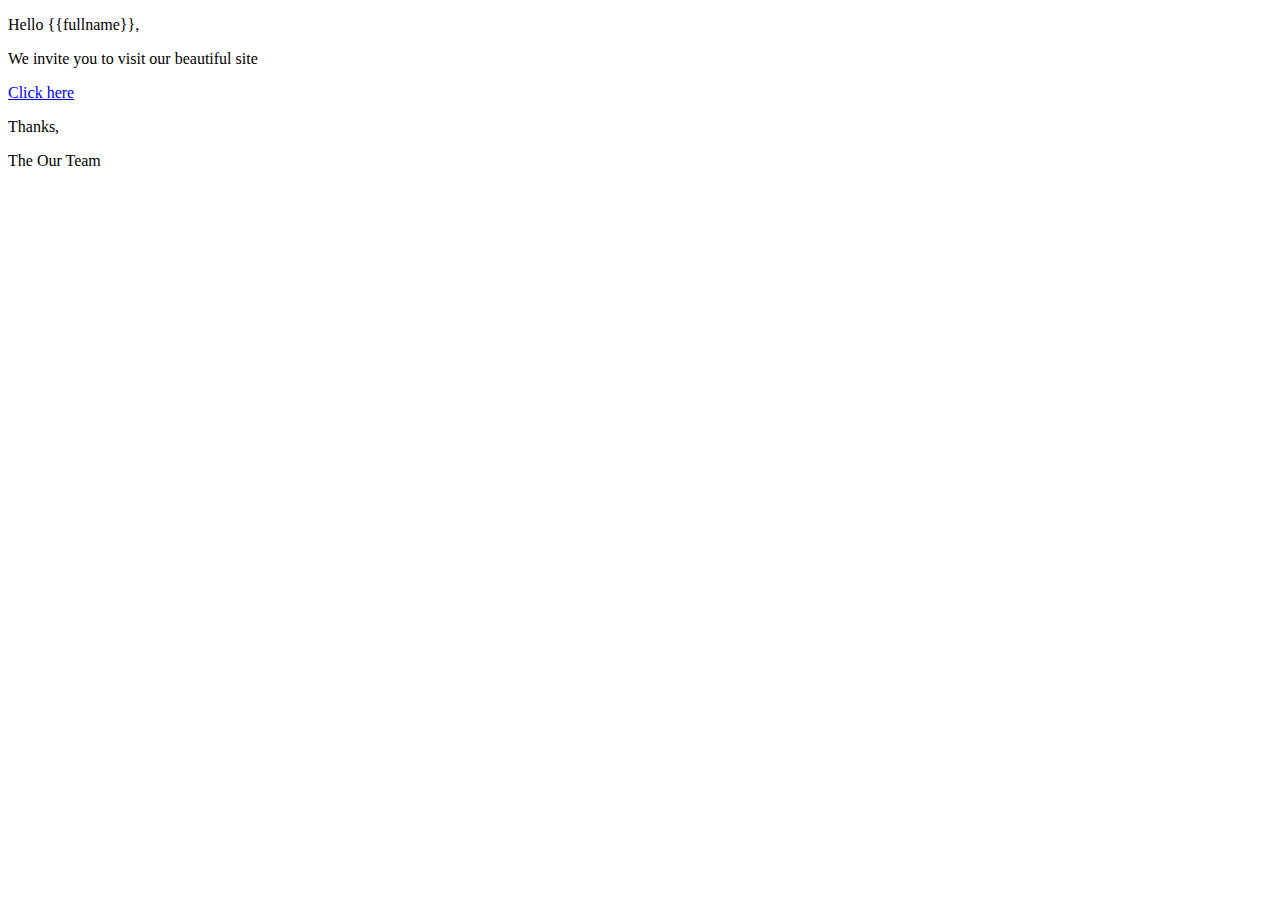
<file: hw2_11/hw2_11/templates/example_email.html>
<!DOCTYPE html>
<html lang="en">
<head>
    <meta charset="UTF-8">
    <title>Hello</title>
</head>
<body>
<p>Hello {{fullname}},</p>
<p>We invite you to visit our beautiful site</p>
<p>
    <a href="https://localhost:8000">
        Click here
    </a>
</p>
<p>Thanks,</p>
<p>The Our Team</p>
</body>
</html>
</file>
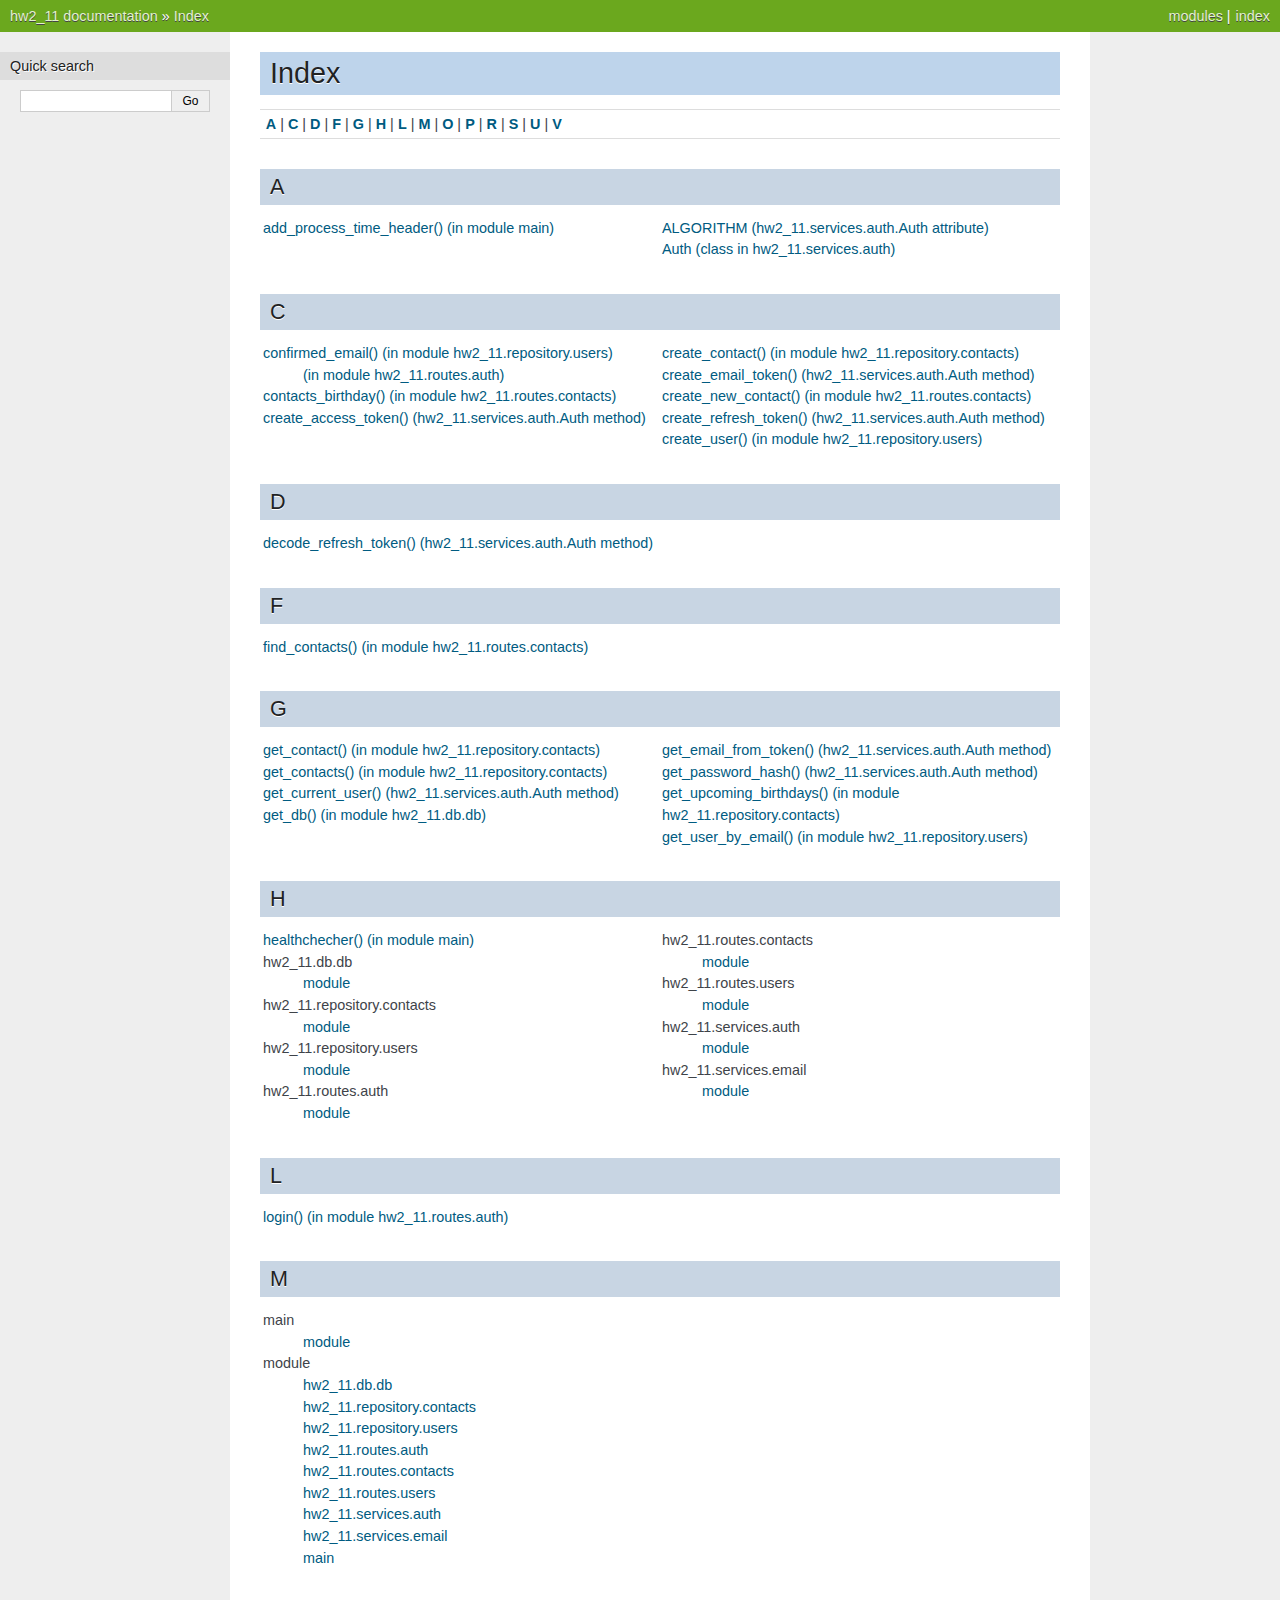
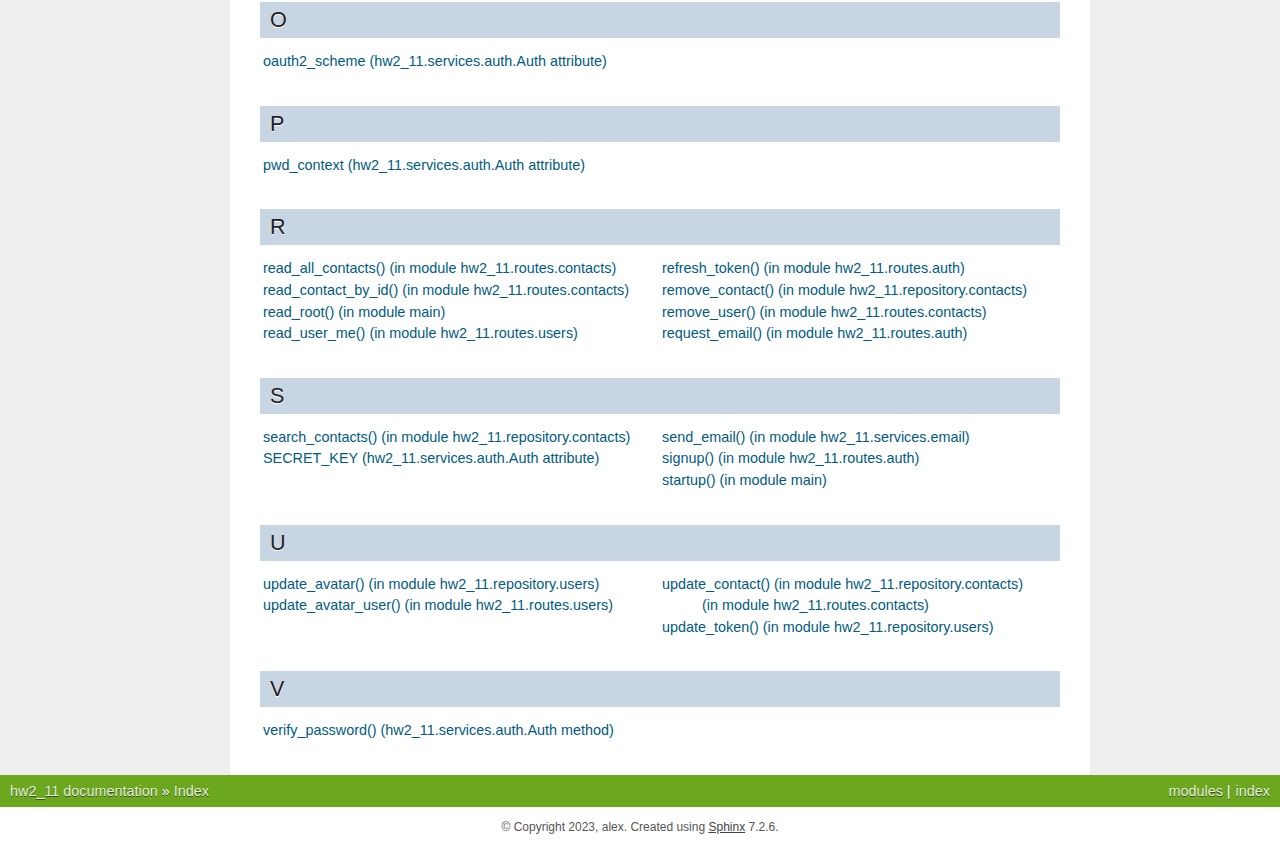
<file: hw2_11/docs/_build/html/genindex.html>
<!DOCTYPE html>

<html lang="en" data-content_root="./">
  <head>
    <meta charset="utf-8" />
    <meta name="viewport" content="width=device-width, initial-scale=1.0" />
    <title>Index &#8212; hw2_11  documentation</title>
    <link rel="stylesheet" type="text/css" href="_static/pygments.css?v=362ab14a" />
    <link rel="stylesheet" type="text/css" href="_static/nature.css?v=601dbdee" />
    <script src="_static/documentation_options.js?v=5929fcd5"></script>
    <script src="_static/doctools.js?v=888ff710"></script>
    <script src="_static/sphinx_highlight.js?v=dc90522c"></script>
    <link rel="index" title="Index" href="#" />
    <link rel="search" title="Search" href="search.html" /> 
  </head><body>
    <div class="related" role="navigation" aria-label="related navigation">
      <h3>Navigation</h3>
      <ul>
        <li class="right" style="margin-right: 10px">
          <a href="#" title="General Index"
             accesskey="I">index</a></li>
        <li class="right" >
          <a href="py-modindex.html" title="Python Module Index"
             >modules</a> |</li>
        <li class="nav-item nav-item-0"><a href="index.html">hw2_11  documentation</a> &#187;</li>
        <li class="nav-item nav-item-this"><a href="">Index</a></li> 
      </ul>
    </div>  

    <div class="document">
      <div class="documentwrapper">
        <div class="bodywrapper">
          <div class="body" role="main">
            

<h1 id="index">Index</h1>

<div class="genindex-jumpbox">
 <a href="#A"><strong>A</strong></a>
 | <a href="#C"><strong>C</strong></a>
 | <a href="#D"><strong>D</strong></a>
 | <a href="#F"><strong>F</strong></a>
 | <a href="#G"><strong>G</strong></a>
 | <a href="#H"><strong>H</strong></a>
 | <a href="#L"><strong>L</strong></a>
 | <a href="#M"><strong>M</strong></a>
 | <a href="#O"><strong>O</strong></a>
 | <a href="#P"><strong>P</strong></a>
 | <a href="#R"><strong>R</strong></a>
 | <a href="#S"><strong>S</strong></a>
 | <a href="#U"><strong>U</strong></a>
 | <a href="#V"><strong>V</strong></a>
 
</div>
<h2 id="A">A</h2>
<table style="width: 100%" class="indextable genindextable"><tr>
  <td style="width: 33%; vertical-align: top;"><ul>
      <li><a href="index.html#main.add_process_time_header">add_process_time_header() (in module main)</a>
</li>
  </ul></td>
  <td style="width: 33%; vertical-align: top;"><ul>
      <li><a href="index.html#hw2_11.services.auth.Auth.ALGORITHM">ALGORITHM (hw2_11.services.auth.Auth attribute)</a>
</li>
      <li><a href="index.html#hw2_11.services.auth.Auth">Auth (class in hw2_11.services.auth)</a>
</li>
  </ul></td>
</tr></table>

<h2 id="C">C</h2>
<table style="width: 100%" class="indextable genindextable"><tr>
  <td style="width: 33%; vertical-align: top;"><ul>
      <li><a href="index.html#hw2_11.repository.users.confirmed_email">confirmed_email() (in module hw2_11.repository.users)</a>

      <ul>
        <li><a href="index.html#hw2_11.routes.auth.confirmed_email">(in module hw2_11.routes.auth)</a>
</li>
      </ul></li>
      <li><a href="index.html#hw2_11.routes.contacts.contacts_birthday">contacts_birthday() (in module hw2_11.routes.contacts)</a>
</li>
      <li><a href="index.html#hw2_11.services.auth.Auth.create_access_token">create_access_token() (hw2_11.services.auth.Auth method)</a>
</li>
  </ul></td>
  <td style="width: 33%; vertical-align: top;"><ul>
      <li><a href="index.html#hw2_11.repository.contacts.create_contact">create_contact() (in module hw2_11.repository.contacts)</a>
</li>
      <li><a href="index.html#hw2_11.services.auth.Auth.create_email_token">create_email_token() (hw2_11.services.auth.Auth method)</a>
</li>
      <li><a href="index.html#hw2_11.routes.contacts.create_new_contact">create_new_contact() (in module hw2_11.routes.contacts)</a>
</li>
      <li><a href="index.html#hw2_11.services.auth.Auth.create_refresh_token">create_refresh_token() (hw2_11.services.auth.Auth method)</a>
</li>
      <li><a href="index.html#hw2_11.repository.users.create_user">create_user() (in module hw2_11.repository.users)</a>
</li>
  </ul></td>
</tr></table>

<h2 id="D">D</h2>
<table style="width: 100%" class="indextable genindextable"><tr>
  <td style="width: 33%; vertical-align: top;"><ul>
      <li><a href="index.html#hw2_11.services.auth.Auth.decode_refresh_token">decode_refresh_token() (hw2_11.services.auth.Auth method)</a>
</li>
  </ul></td>
</tr></table>

<h2 id="F">F</h2>
<table style="width: 100%" class="indextable genindextable"><tr>
  <td style="width: 33%; vertical-align: top;"><ul>
      <li><a href="index.html#hw2_11.routes.contacts.find_contacts">find_contacts() (in module hw2_11.routes.contacts)</a>
</li>
  </ul></td>
</tr></table>

<h2 id="G">G</h2>
<table style="width: 100%" class="indextable genindextable"><tr>
  <td style="width: 33%; vertical-align: top;"><ul>
      <li><a href="index.html#hw2_11.repository.contacts.get_contact">get_contact() (in module hw2_11.repository.contacts)</a>
</li>
      <li><a href="index.html#hw2_11.repository.contacts.get_contacts">get_contacts() (in module hw2_11.repository.contacts)</a>
</li>
      <li><a href="index.html#hw2_11.services.auth.Auth.get_current_user">get_current_user() (hw2_11.services.auth.Auth method)</a>
</li>
      <li><a href="index.html#hw2_11.db.db.get_db">get_db() (in module hw2_11.db.db)</a>
</li>
  </ul></td>
  <td style="width: 33%; vertical-align: top;"><ul>
      <li><a href="index.html#hw2_11.services.auth.Auth.get_email_from_token">get_email_from_token() (hw2_11.services.auth.Auth method)</a>
</li>
      <li><a href="index.html#hw2_11.services.auth.Auth.get_password_hash">get_password_hash() (hw2_11.services.auth.Auth method)</a>
</li>
      <li><a href="index.html#hw2_11.repository.contacts.get_upcoming_birthdays">get_upcoming_birthdays() (in module hw2_11.repository.contacts)</a>
</li>
      <li><a href="index.html#hw2_11.repository.users.get_user_by_email">get_user_by_email() (in module hw2_11.repository.users)</a>
</li>
  </ul></td>
</tr></table>

<h2 id="H">H</h2>
<table style="width: 100%" class="indextable genindextable"><tr>
  <td style="width: 33%; vertical-align: top;"><ul>
      <li><a href="index.html#main.healthchecher">healthchecher() (in module main)</a>
</li>
      <li>
    hw2_11.db.db

      <ul>
        <li><a href="index.html#module-hw2_11.db.db">module</a>
</li>
      </ul></li>
      <li>
    hw2_11.repository.contacts

      <ul>
        <li><a href="index.html#module-hw2_11.repository.contacts">module</a>
</li>
      </ul></li>
      <li>
    hw2_11.repository.users

      <ul>
        <li><a href="index.html#module-hw2_11.repository.users">module</a>
</li>
      </ul></li>
      <li>
    hw2_11.routes.auth

      <ul>
        <li><a href="index.html#module-hw2_11.routes.auth">module</a>
</li>
      </ul></li>
  </ul></td>
  <td style="width: 33%; vertical-align: top;"><ul>
      <li>
    hw2_11.routes.contacts

      <ul>
        <li><a href="index.html#module-hw2_11.routes.contacts">module</a>
</li>
      </ul></li>
      <li>
    hw2_11.routes.users

      <ul>
        <li><a href="index.html#module-hw2_11.routes.users">module</a>
</li>
      </ul></li>
      <li>
    hw2_11.services.auth

      <ul>
        <li><a href="index.html#module-hw2_11.services.auth">module</a>
</li>
      </ul></li>
      <li>
    hw2_11.services.email

      <ul>
        <li><a href="index.html#module-hw2_11.services.email">module</a>
</li>
      </ul></li>
  </ul></td>
</tr></table>

<h2 id="L">L</h2>
<table style="width: 100%" class="indextable genindextable"><tr>
  <td style="width: 33%; vertical-align: top;"><ul>
      <li><a href="index.html#hw2_11.routes.auth.login">login() (in module hw2_11.routes.auth)</a>
</li>
  </ul></td>
</tr></table>

<h2 id="M">M</h2>
<table style="width: 100%" class="indextable genindextable"><tr>
  <td style="width: 33%; vertical-align: top;"><ul>
      <li>
    main

      <ul>
        <li><a href="index.html#module-main">module</a>
</li>
      </ul></li>
      <li>
    module

      <ul>
        <li><a href="index.html#module-hw2_11.db.db">hw2_11.db.db</a>
</li>
        <li><a href="index.html#module-hw2_11.repository.contacts">hw2_11.repository.contacts</a>
</li>
        <li><a href="index.html#module-hw2_11.repository.users">hw2_11.repository.users</a>
</li>
        <li><a href="index.html#module-hw2_11.routes.auth">hw2_11.routes.auth</a>
</li>
        <li><a href="index.html#module-hw2_11.routes.contacts">hw2_11.routes.contacts</a>
</li>
        <li><a href="index.html#module-hw2_11.routes.users">hw2_11.routes.users</a>
</li>
        <li><a href="index.html#module-hw2_11.services.auth">hw2_11.services.auth</a>
</li>
        <li><a href="index.html#module-hw2_11.services.email">hw2_11.services.email</a>
</li>
        <li><a href="index.html#module-main">main</a>
</li>
      </ul></li>
  </ul></td>
</tr></table>

<h2 id="O">O</h2>
<table style="width: 100%" class="indextable genindextable"><tr>
  <td style="width: 33%; vertical-align: top;"><ul>
      <li><a href="index.html#hw2_11.services.auth.Auth.oauth2_scheme">oauth2_scheme (hw2_11.services.auth.Auth attribute)</a>
</li>
  </ul></td>
</tr></table>

<h2 id="P">P</h2>
<table style="width: 100%" class="indextable genindextable"><tr>
  <td style="width: 33%; vertical-align: top;"><ul>
      <li><a href="index.html#hw2_11.services.auth.Auth.pwd_context">pwd_context (hw2_11.services.auth.Auth attribute)</a>
</li>
  </ul></td>
</tr></table>

<h2 id="R">R</h2>
<table style="width: 100%" class="indextable genindextable"><tr>
  <td style="width: 33%; vertical-align: top;"><ul>
      <li><a href="index.html#hw2_11.routes.contacts.read_all_contacts">read_all_contacts() (in module hw2_11.routes.contacts)</a>
</li>
      <li><a href="index.html#hw2_11.routes.contacts.read_contact_by_id">read_contact_by_id() (in module hw2_11.routes.contacts)</a>
</li>
      <li><a href="index.html#main.read_root">read_root() (in module main)</a>
</li>
      <li><a href="index.html#hw2_11.routes.users.read_user_me">read_user_me() (in module hw2_11.routes.users)</a>
</li>
  </ul></td>
  <td style="width: 33%; vertical-align: top;"><ul>
      <li><a href="index.html#hw2_11.routes.auth.refresh_token">refresh_token() (in module hw2_11.routes.auth)</a>
</li>
      <li><a href="index.html#hw2_11.repository.contacts.remove_contact">remove_contact() (in module hw2_11.repository.contacts)</a>
</li>
      <li><a href="index.html#hw2_11.routes.contacts.remove_user">remove_user() (in module hw2_11.routes.contacts)</a>
</li>
      <li><a href="index.html#hw2_11.routes.auth.request_email">request_email() (in module hw2_11.routes.auth)</a>
</li>
  </ul></td>
</tr></table>

<h2 id="S">S</h2>
<table style="width: 100%" class="indextable genindextable"><tr>
  <td style="width: 33%; vertical-align: top;"><ul>
      <li><a href="index.html#hw2_11.repository.contacts.search_contacts">search_contacts() (in module hw2_11.repository.contacts)</a>
</li>
      <li><a href="index.html#hw2_11.services.auth.Auth.SECRET_KEY">SECRET_KEY (hw2_11.services.auth.Auth attribute)</a>
</li>
  </ul></td>
  <td style="width: 33%; vertical-align: top;"><ul>
      <li><a href="index.html#hw2_11.services.email.send_email">send_email() (in module hw2_11.services.email)</a>
</li>
      <li><a href="index.html#hw2_11.routes.auth.signup">signup() (in module hw2_11.routes.auth)</a>
</li>
      <li><a href="index.html#main.startup">startup() (in module main)</a>
</li>
  </ul></td>
</tr></table>

<h2 id="U">U</h2>
<table style="width: 100%" class="indextable genindextable"><tr>
  <td style="width: 33%; vertical-align: top;"><ul>
      <li><a href="index.html#hw2_11.repository.users.update_avatar">update_avatar() (in module hw2_11.repository.users)</a>
</li>
      <li><a href="index.html#hw2_11.routes.users.update_avatar_user">update_avatar_user() (in module hw2_11.routes.users)</a>
</li>
  </ul></td>
  <td style="width: 33%; vertical-align: top;"><ul>
      <li><a href="index.html#hw2_11.repository.contacts.update_contact">update_contact() (in module hw2_11.repository.contacts)</a>

      <ul>
        <li><a href="index.html#hw2_11.routes.contacts.update_contact">(in module hw2_11.routes.contacts)</a>
</li>
      </ul></li>
      <li><a href="index.html#hw2_11.repository.users.update_token">update_token() (in module hw2_11.repository.users)</a>
</li>
  </ul></td>
</tr></table>

<h2 id="V">V</h2>
<table style="width: 100%" class="indextable genindextable"><tr>
  <td style="width: 33%; vertical-align: top;"><ul>
      <li><a href="index.html#hw2_11.services.auth.Auth.verify_password">verify_password() (hw2_11.services.auth.Auth method)</a>
</li>
  </ul></td>
</tr></table>



            <div class="clearer"></div>
          </div>
        </div>
      </div>
      <div class="sphinxsidebar" role="navigation" aria-label="main navigation">
        <div class="sphinxsidebarwrapper">
<div id="searchbox" style="display: none" role="search">
  <h3 id="searchlabel">Quick search</h3>
    <div class="searchformwrapper">
    <form class="search" action="search.html" method="get">
      <input type="text" name="q" aria-labelledby="searchlabel" autocomplete="off" autocorrect="off" autocapitalize="off" spellcheck="false"/>
      <input type="submit" value="Go" />
    </form>
    </div>
</div>
<script>document.getElementById('searchbox').style.display = "block"</script>
        </div>
      </div>
      <div class="clearer"></div>
    </div>
    <div class="related" role="navigation" aria-label="related navigation">
      <h3>Navigation</h3>
      <ul>
        <li class="right" style="margin-right: 10px">
          <a href="#" title="General Index"
             >index</a></li>
        <li class="right" >
          <a href="py-modindex.html" title="Python Module Index"
             >modules</a> |</li>
        <li class="nav-item nav-item-0"><a href="index.html">hw2_11  documentation</a> &#187;</li>
        <li class="nav-item nav-item-this"><a href="">Index</a></li> 
      </ul>
    </div>
    <div class="footer" role="contentinfo">
    &#169; Copyright 2023, alex.
      Created using <a href="https://www.sphinx-doc.org/">Sphinx</a> 7.2.6.
    </div>
  </body>
</html>
</file>
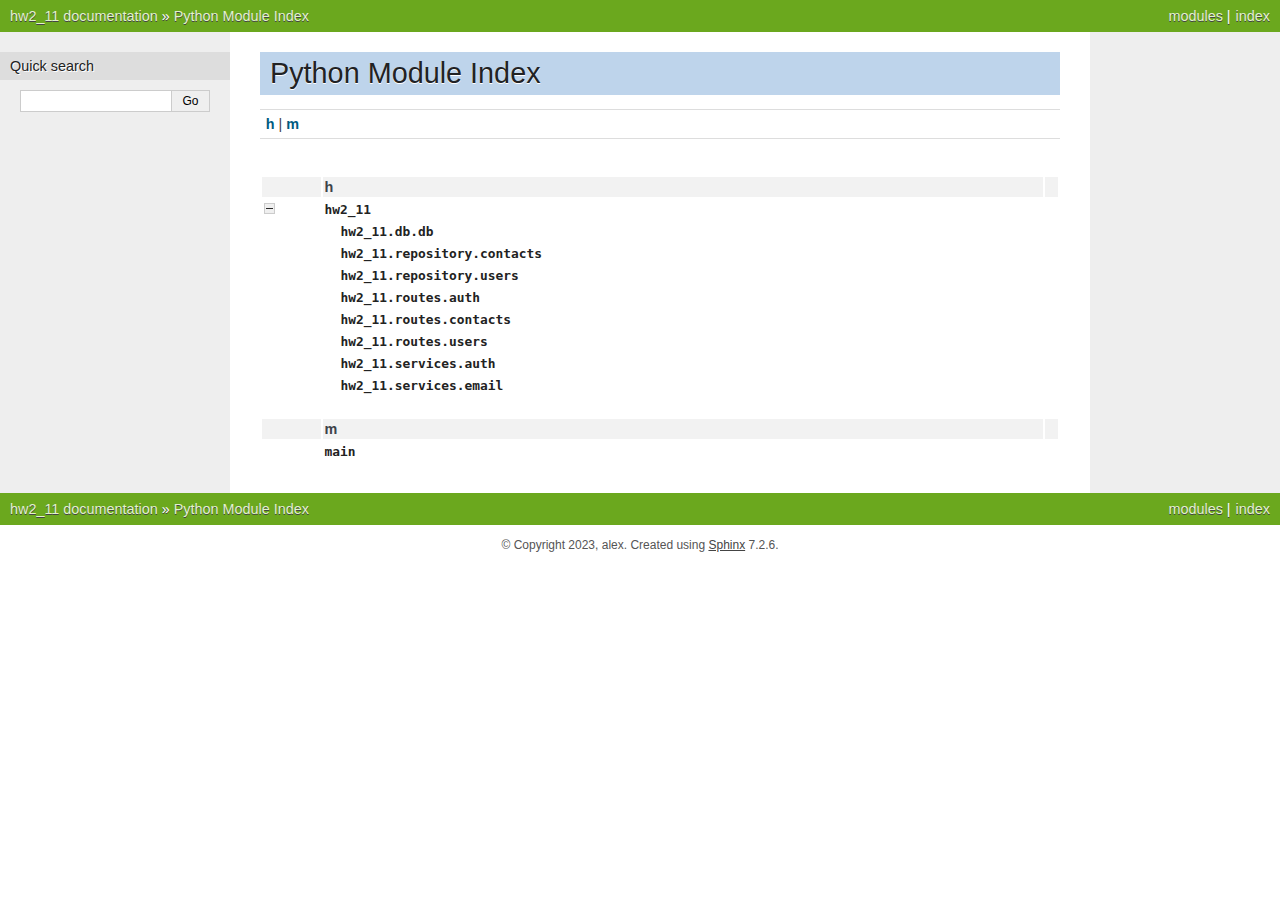
<file: hw2_11/docs/_build/html/py-modindex.html>
<!DOCTYPE html>

<html lang="en" data-content_root="./">
  <head>
    <meta charset="utf-8" />
    <meta name="viewport" content="width=device-width, initial-scale=1.0" />
    <title>Python Module Index &#8212; hw2_11  documentation</title>
    <link rel="stylesheet" type="text/css" href="_static/pygments.css?v=362ab14a" />
    <link rel="stylesheet" type="text/css" href="_static/nature.css?v=601dbdee" />
    <script src="_static/documentation_options.js?v=5929fcd5"></script>
    <script src="_static/doctools.js?v=888ff710"></script>
    <script src="_static/sphinx_highlight.js?v=dc90522c"></script>
    <link rel="index" title="Index" href="genindex.html" />
    <link rel="search" title="Search" href="search.html" />
 


  </head><body>
    <div class="related" role="navigation" aria-label="related navigation">
      <h3>Navigation</h3>
      <ul>
        <li class="right" style="margin-right: 10px">
          <a href="genindex.html" title="General Index"
             accesskey="I">index</a></li>
        <li class="right" >
          <a href="#" title="Python Module Index"
             >modules</a> |</li>
        <li class="nav-item nav-item-0"><a href="index.html">hw2_11  documentation</a> &#187;</li>
        <li class="nav-item nav-item-this"><a href="">Python Module Index</a></li> 
      </ul>
    </div>  

    <div class="document">
      <div class="documentwrapper">
        <div class="bodywrapper">
          <div class="body" role="main">
            

   <h1>Python Module Index</h1>

   <div class="modindex-jumpbox">
   <a href="#cap-h"><strong>h</strong></a> | 
   <a href="#cap-m"><strong>m</strong></a>
   </div>

   <table class="indextable modindextable">
     <tr class="pcap"><td></td><td>&#160;</td><td></td></tr>
     <tr class="cap" id="cap-h"><td></td><td>
       <strong>h</strong></td><td></td></tr>
     <tr>
       <td><img src="_static/minus.png" class="toggler"
              id="toggle-1" style="display: none" alt="-" /></td>
       <td>
       <code class="xref">hw2_11</code></td><td>
       <em></em></td></tr>
     <tr class="cg-1">
       <td></td>
       <td>&#160;&#160;&#160;
       <a href="index.html#module-hw2_11.db.db"><code class="xref">hw2_11.db.db</code></a></td><td>
       <em></em></td></tr>
     <tr class="cg-1">
       <td></td>
       <td>&#160;&#160;&#160;
       <a href="index.html#module-hw2_11.repository.contacts"><code class="xref">hw2_11.repository.contacts</code></a></td><td>
       <em></em></td></tr>
     <tr class="cg-1">
       <td></td>
       <td>&#160;&#160;&#160;
       <a href="index.html#module-hw2_11.repository.users"><code class="xref">hw2_11.repository.users</code></a></td><td>
       <em></em></td></tr>
     <tr class="cg-1">
       <td></td>
       <td>&#160;&#160;&#160;
       <a href="index.html#module-hw2_11.routes.auth"><code class="xref">hw2_11.routes.auth</code></a></td><td>
       <em></em></td></tr>
     <tr class="cg-1">
       <td></td>
       <td>&#160;&#160;&#160;
       <a href="index.html#module-hw2_11.routes.contacts"><code class="xref">hw2_11.routes.contacts</code></a></td><td>
       <em></em></td></tr>
     <tr class="cg-1">
       <td></td>
       <td>&#160;&#160;&#160;
       <a href="index.html#module-hw2_11.routes.users"><code class="xref">hw2_11.routes.users</code></a></td><td>
       <em></em></td></tr>
     <tr class="cg-1">
       <td></td>
       <td>&#160;&#160;&#160;
       <a href="index.html#module-hw2_11.services.auth"><code class="xref">hw2_11.services.auth</code></a></td><td>
       <em></em></td></tr>
     <tr class="cg-1">
       <td></td>
       <td>&#160;&#160;&#160;
       <a href="index.html#module-hw2_11.services.email"><code class="xref">hw2_11.services.email</code></a></td><td>
       <em></em></td></tr>
     <tr class="pcap"><td></td><td>&#160;</td><td></td></tr>
     <tr class="cap" id="cap-m"><td></td><td>
       <strong>m</strong></td><td></td></tr>
     <tr>
       <td></td>
       <td>
       <a href="index.html#module-main"><code class="xref">main</code></a></td><td>
       <em></em></td></tr>
   </table>


            <div class="clearer"></div>
          </div>
        </div>
      </div>
      <div class="sphinxsidebar" role="navigation" aria-label="main navigation">
        <div class="sphinxsidebarwrapper">
<div id="searchbox" style="display: none" role="search">
  <h3 id="searchlabel">Quick search</h3>
    <div class="searchformwrapper">
    <form class="search" action="search.html" method="get">
      <input type="text" name="q" aria-labelledby="searchlabel" autocomplete="off" autocorrect="off" autocapitalize="off" spellcheck="false"/>
      <input type="submit" value="Go" />
    </form>
    </div>
</div>
<script>document.getElementById('searchbox').style.display = "block"</script>
        </div>
      </div>
      <div class="clearer"></div>
    </div>
    <div class="related" role="navigation" aria-label="related navigation">
      <h3>Navigation</h3>
      <ul>
        <li class="right" style="margin-right: 10px">
          <a href="genindex.html" title="General Index"
             >index</a></li>
        <li class="right" >
          <a href="#" title="Python Module Index"
             >modules</a> |</li>
        <li class="nav-item nav-item-0"><a href="index.html">hw2_11  documentation</a> &#187;</li>
        <li class="nav-item nav-item-this"><a href="">Python Module Index</a></li> 
      </ul>
    </div>
    <div class="footer" role="contentinfo">
    &#169; Copyright 2023, alex.
      Created using <a href="https://www.sphinx-doc.org/">Sphinx</a> 7.2.6.
    </div>
  </body>
</html>
</file>
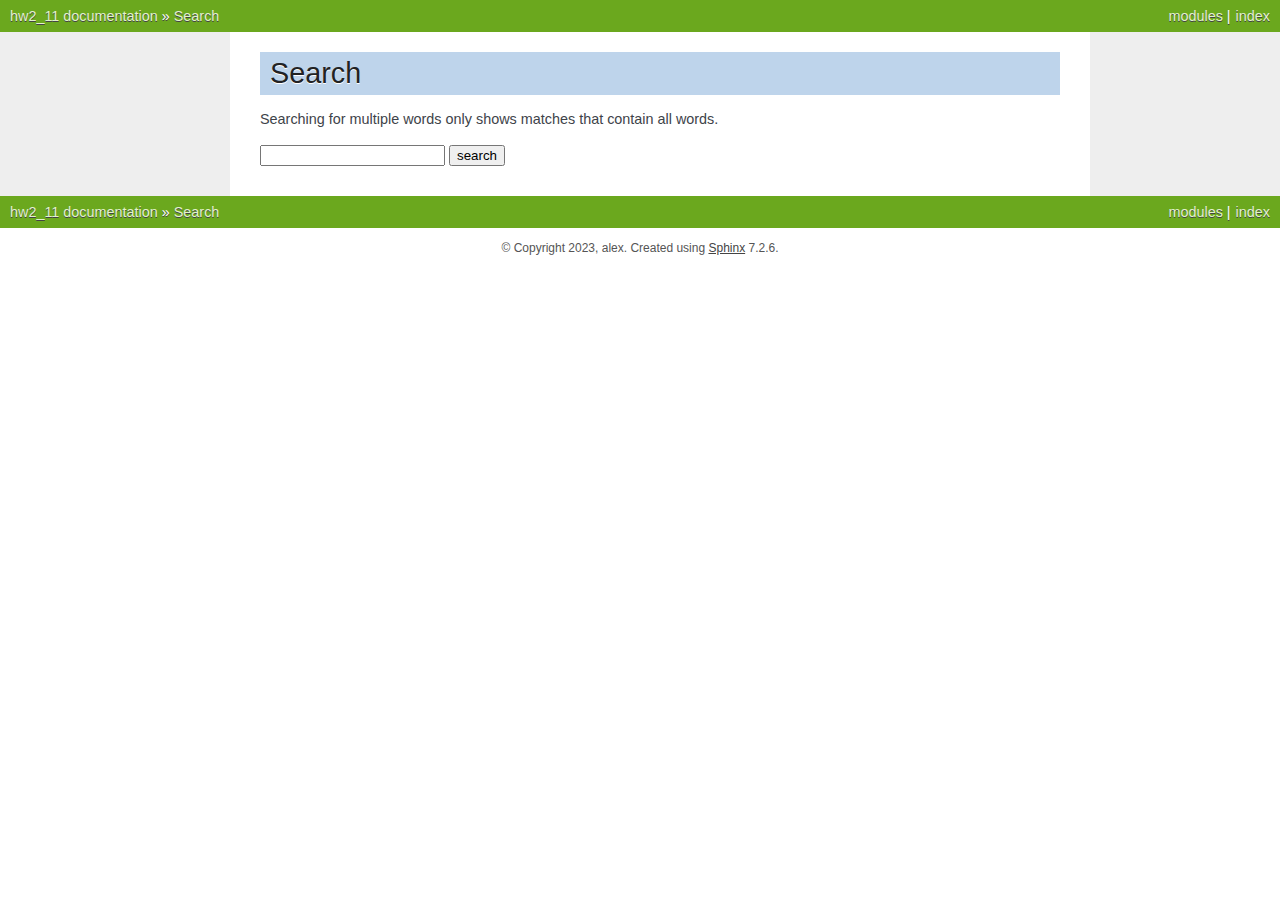
<file: hw2_11/docs/_build/html/search.html>
<!DOCTYPE html>

<html lang="en" data-content_root="./">
  <head>
    <meta charset="utf-8" />
    <meta name="viewport" content="width=device-width, initial-scale=1.0" />
    <title>Search &#8212; hw2_11  documentation</title>
    <link rel="stylesheet" type="text/css" href="_static/pygments.css?v=362ab14a" />
    <link rel="stylesheet" type="text/css" href="_static/nature.css?v=601dbdee" />
    
    <script src="_static/documentation_options.js?v=5929fcd5"></script>
    <script src="_static/doctools.js?v=888ff710"></script>
    <script src="_static/sphinx_highlight.js?v=dc90522c"></script>
    <script src="_static/searchtools.js"></script>
    <script src="_static/language_data.js"></script>
    <link rel="index" title="Index" href="genindex.html" />
    <link rel="search" title="Search" href="#" />
  <script src="searchindex.js" defer></script>
   

  </head><body>
    <div class="related" role="navigation" aria-label="related navigation">
      <h3>Navigation</h3>
      <ul>
        <li class="right" style="margin-right: 10px">
          <a href="genindex.html" title="General Index"
             accesskey="I">index</a></li>
        <li class="right" >
          <a href="py-modindex.html" title="Python Module Index"
             >modules</a> |</li>
        <li class="nav-item nav-item-0"><a href="index.html">hw2_11  documentation</a> &#187;</li>
        <li class="nav-item nav-item-this"><a href="">Search</a></li> 
      </ul>
    </div>  

    <div class="document">
      <div class="documentwrapper">
        <div class="bodywrapper">
          <div class="body" role="main">
            
  <h1 id="search-documentation">Search</h1>
  
  <noscript>
  <div class="admonition warning">
  <p>
    Please activate JavaScript to enable the search
    functionality.
  </p>
  </div>
  </noscript>
  
  
  <p>
    Searching for multiple words only shows matches that contain
    all words.
  </p>
  
  
  <form action="" method="get">
    <input type="text" name="q" aria-labelledby="search-documentation" value="" autocomplete="off" autocorrect="off" autocapitalize="off" spellcheck="false"/>
    <input type="submit" value="search" />
    <span id="search-progress" style="padding-left: 10px"></span>
  </form>
  
  
  
  <div id="search-results">
  
  </div>
  

            <div class="clearer"></div>
          </div>
        </div>
      </div>
      <div class="sphinxsidebar" role="navigation" aria-label="main navigation">
        <div class="sphinxsidebarwrapper">
        </div>
      </div>
      <div class="clearer"></div>
    </div>
    <div class="related" role="navigation" aria-label="related navigation">
      <h3>Navigation</h3>
      <ul>
        <li class="right" style="margin-right: 10px">
          <a href="genindex.html" title="General Index"
             >index</a></li>
        <li class="right" >
          <a href="py-modindex.html" title="Python Module Index"
             >modules</a> |</li>
        <li class="nav-item nav-item-0"><a href="index.html">hw2_11  documentation</a> &#187;</li>
        <li class="nav-item nav-item-this"><a href="">Search</a></li> 
      </ul>
    </div>
    <div class="footer" role="contentinfo">
    &#169; Copyright 2023, alex.
      Created using <a href="https://www.sphinx-doc.org/">Sphinx</a> 7.2.6.
    </div>
  </body>
</html>
</file>
<file: hw2_11/docs/_build/html/_static/pygments.css>
pre { line-height: 125%; }
td.linenos .normal { color: inherit; background-color: transparent; padding-left: 5px; padding-right: 5px; }
span.linenos { color: inherit; background-color: transparent; padding-left: 5px; padding-right: 5px; }
td.linenos .special { color: #000000; background-color: #ffffc0; padding-left: 5px; padding-right: 5px; }
span.linenos.special { color: #000000; background-color: #ffffc0; padding-left: 5px; padding-right: 5px; }
.highlight .hll { background-color: #ffffcc }
.highlight { background: #f8f8f8; }
.highlight .c { color: #8f5902; font-style: italic } /* Comment */
.highlight .err { color: #a40000; border: 1px solid #ef2929 } /* Error */
.highlight .g { color: #000000 } /* Generic */
.highlight .k { color: #204a87; font-weight: bold } /* Keyword */
.highlight .l { color: #000000 } /* Literal */
.highlight .n { color: #000000 } /* Name */
.highlight .o { color: #ce5c00; font-weight: bold } /* Operator */
.highlight .x { color: #000000 } /* Other */
.highlight .p { color: #000000; font-weight: bold } /* Punctuation */
.highlight .ch { color: #8f5902; font-style: italic } /* Comment.Hashbang */
.highlight .cm { color: #8f5902; font-style: italic } /* Comment.Multiline */
.highlight .cp { color: #8f5902; font-style: italic } /* Comment.Preproc */
.highlight .cpf { color: #8f5902; font-style: italic } /* Comment.PreprocFile */
.highlight .c1 { color: #8f5902; font-style: italic } /* Comment.Single */
.highlight .cs { color: #8f5902; font-style: italic } /* Comment.Special */
.highlight .gd { color: #a40000 } /* Generic.Deleted */
.highlight .ge { color: #000000; font-style: italic } /* Generic.Emph */
.highlight .gr { color: #ef2929 } /* Generic.Error */
.highlight .gh { color: #000080; font-weight: bold } /* Generic.Heading */
.highlight .gi { color: #00A000 } /* Generic.Inserted */
.highlight .go { color: #000000; font-style: italic } /* Generic.Output */
.highlight .gp { color: #8f5902 } /* Generic.Prompt */
.highlight .gs { color: #000000; font-weight: bold } /* Generic.Strong */
.highlight .gu { color: #800080; font-weight: bold } /* Generic.Subheading */
.highlight .gt { color: #a40000; font-weight: bold } /* Generic.Traceback */
.highlight .kc { color: #204a87; font-weight: bold } /* Keyword.Constant */
.highlight .kd { color: #204a87; font-weight: bold } /* Keyword.Declaration */
.highlight .kn { color: #204a87; font-weight: bold } /* Keyword.Namespace */
.highlight .kp { color: #204a87; font-weight: bold } /* Keyword.Pseudo */
.highlight .kr { color: #204a87; font-weight: bold } /* Keyword.Reserved */
.highlight .kt { color: #204a87; font-weight: bold } /* Keyword.Type */
.highlight .ld { color: #000000 } /* Literal.Date */
.highlight .m { color: #0000cf; font-weight: bold } /* Literal.Number */
.highlight .s { color: #4e9a06 } /* Literal.String */
.highlight .na { color: #c4a000 } /* Name.Attribute */
.highlight .nb { color: #204a87 } /* Name.Builtin */
.highlight .nc { color: #000000 } /* Name.Class */
.highlight .no { color: #000000 } /* Name.Constant */
.highlight .nd { color: #5c35cc; font-weight: bold } /* Name.Decorator */
.highlight .ni { color: #ce5c00 } /* Name.Entity */
.highlight .ne { color: #cc0000; font-weight: bold } /* Name.Exception */
.highlight .nf { color: #000000 } /* Name.Function */
.highlight .nl { color: #f57900 } /* Name.Label */
.highlight .nn { color: #000000 } /* Name.Namespace */
.highlight .nx { color: #000000 } /* Name.Other */
.highlight .py { color: #000000 } /* Name.Property */
.highlight .nt { color: #204a87; font-weight: bold } /* Name.Tag */
.highlight .nv { color: #000000 } /* Name.Variable */
.highlight .ow { color: #204a87; font-weight: bold } /* Operator.Word */
.highlight .pm { color: #000000; font-weight: bold } /* Punctuation.Marker */
.highlight .w { color: #f8f8f8 } /* Text.Whitespace */
.highlight .mb { color: #0000cf; font-weight: bold } /* Literal.Number.Bin */
.highlight .mf { color: #0000cf; font-weight: bold } /* Literal.Number.Float */
.highlight .mh { color: #0000cf; font-weight: bold } /* Literal.Number.Hex */
.highlight .mi { color: #0000cf; font-weight: bold } /* Literal.Number.Integer */
.highlight .mo { color: #0000cf; font-weight: bold } /* Literal.Number.Oct */
.highlight .sa { color: #4e9a06 } /* Literal.String.Affix */
.highlight .sb { color: #4e9a06 } /* Literal.String.Backtick */
.highlight .sc { color: #4e9a06 } /* Literal.String.Char */
.highlight .dl { color: #4e9a06 } /* Literal.String.Delimiter */
.highlight .sd { color: #8f5902; font-style: italic } /* Literal.String.Doc */
.highlight .s2 { color: #4e9a06 } /* Literal.String.Double */
.highlight .se { color: #4e9a06 } /* Literal.String.Escape */
.highlight .sh { color: #4e9a06 } /* Literal.String.Heredoc */
.highlight .si { color: #4e9a06 } /* Literal.String.Interpol */
.highlight .sx { color: #4e9a06 } /* Literal.String.Other */
.highlight .sr { color: #4e9a06 } /* Literal.String.Regex */
.highlight .s1 { color: #4e9a06 } /* Literal.String.Single */
.highlight .ss { color: #4e9a06 } /* Literal.String.Symbol */
.highlight .bp { color: #3465a4 } /* Name.Builtin.Pseudo */
.highlight .fm { color: #000000 } /* Name.Function.Magic */
.highlight .vc { color: #000000 } /* Name.Variable.Class */
.highlight .vg { color: #000000 } /* Name.Variable.Global */
.highlight .vi { color: #000000 } /* Name.Variable.Instance */
.highlight .vm { color: #000000 } /* Name.Variable.Magic */
.highlight .il { color: #0000cf; font-weight: bold } /* Literal.Number.Integer.Long */
</file>
<file: hw2_11/docs/_build/html/_static/nature.css>
/*
 * nature.css_t
 * ~~~~~~~~~~~~
 *
 * Sphinx stylesheet -- nature theme.
 *
 * :copyright: Copyright 2007-2023 by the Sphinx team, see AUTHORS.
 * :license: BSD, see LICENSE for details.
 *
 */

@import url("basic.css");

/* -- page layout ----------------------------------------------------------- */

body {
    font-family: Arial, sans-serif;
    font-size: 100%;
    background-color: #fff;
    color: #555;
    margin: 0;
    padding: 0;
}

div.documentwrapper {
    float: left;
    width: 100%;
}

div.bodywrapper {
    margin: 0 0 0 230px;
}

hr {
    border: 1px solid #B1B4B6;
}

div.document {
    background-color: #eee;
}

div.body {
    background-color: #ffffff;
    color: #3E4349;
    padding: 0 30px 30px 30px;
    font-size: 0.9em;
}

div.footer {
    color: #555;
    width: 100%;
    padding: 13px 0;
    text-align: center;
    font-size: 75%;
}

div.footer a {
    color: #444;
    text-decoration: underline;
}

div.related {
    background-color: #6BA81E;
    line-height: 32px;
    color: #fff;
    text-shadow: 0px 1px 0 #444;
    font-size: 0.9em;
}

div.related a {
    color: #E2F3CC;
}

div.sphinxsidebar {
    font-size: 0.75em;
    line-height: 1.5em;
}

div.sphinxsidebarwrapper{
    padding: 20px 0;
}

div.sphinxsidebar h3,
div.sphinxsidebar h4 {
    font-family: Arial, sans-serif;
    color: #222;
    font-size: 1.2em;
    font-weight: normal;
    margin: 0;
    padding: 5px 10px;
    background-color: #ddd;
    text-shadow: 1px 1px 0 white
}

div.sphinxsidebar h4{
    font-size: 1.1em;
}

div.sphinxsidebar h3 a {
    color: #444;
}


div.sphinxsidebar p {
    color: #888;
    padding: 5px 20px;
}

div.sphinxsidebar p.topless {
}

div.sphinxsidebar ul {
    margin: 10px 20px;
    padding: 0;
    color: #000;
}

div.sphinxsidebar a {
    color: #444;
}

div.sphinxsidebar input {
    border: 1px solid #ccc;
    font-family: sans-serif;
    font-size: 1em;
}

div.sphinxsidebar .searchformwrapper {
    margin-left: 20px;
    margin-right: 20px;
}

/* -- body styles ----------------------------------------------------------- */

a {
    color: #005B81;
    text-decoration: none;
}

a:hover {
    color: #E32E00;
    text-decoration: underline;
}

a:visited {
    color: #551A8B;
}

div.body h1,
div.body h2,
div.body h3,
div.body h4,
div.body h5,
div.body h6 {
    font-family: Arial, sans-serif;
    background-color: #BED4EB;
    font-weight: normal;
    color: #212224;
    margin: 30px 0px 10px 0px;
    padding: 5px 0 5px 10px;
    text-shadow: 0px 1px 0 white
}

div.body h1 { border-top: 20px solid white; margin-top: 0; font-size: 200%; }
div.body h2 { font-size: 150%; background-color: #C8D5E3; }
div.body h3 { font-size: 120%; background-color: #D8DEE3; }
div.body h4 { font-size: 110%; background-color: #D8DEE3; }
div.body h5 { font-size: 100%; background-color: #D8DEE3; }
div.body h6 { font-size: 100%; background-color: #D8DEE3; }

a.headerlink {
    color: #c60f0f;
    font-size: 0.8em;
    padding: 0 4px 0 4px;
    text-decoration: none;
}

a.headerlink:hover {
    background-color: #c60f0f;
    color: white;
}

div.body p, div.body dd, div.body li {
    line-height: 1.5em;
}

div.admonition p.admonition-title + p {
    display: inline;
}

div.note {
    background-color: #eee;
    border: 1px solid #ccc;
}

div.seealso {
    background-color: #ffc;
    border: 1px solid #ff6;
}

nav.contents,
aside.topic,
div.topic {
    background-color: #eee;
}

div.warning {
    background-color: #ffe4e4;
    border: 1px solid #f66;
}

p.admonition-title {
    display: inline;
}

p.admonition-title:after {
    content: ":";
}

pre {
    padding: 10px;
    line-height: 1.2em;
    border: 1px solid #C6C9CB;
    font-size: 1.1em;
    margin: 1.5em 0 1.5em 0;
    -webkit-box-shadow: 1px 1px 1px #d8d8d8;
    -moz-box-shadow: 1px 1px 1px #d8d8d8;
}

code {
    background-color: #ecf0f3;
    color: #222;
    /* padding: 1px 2px; */
    font-size: 1.1em;
    font-family: monospace;
}

.viewcode-back {
    font-family: Arial, sans-serif;
}

div.viewcode-block:target {
    background-color: #f4debf;
    border-top: 1px solid #ac9;
    border-bottom: 1px solid #ac9;
}

div.code-block-caption {
    background-color: #ddd;
    color: #222;
    border: 1px solid #C6C9CB;
}
</file>
